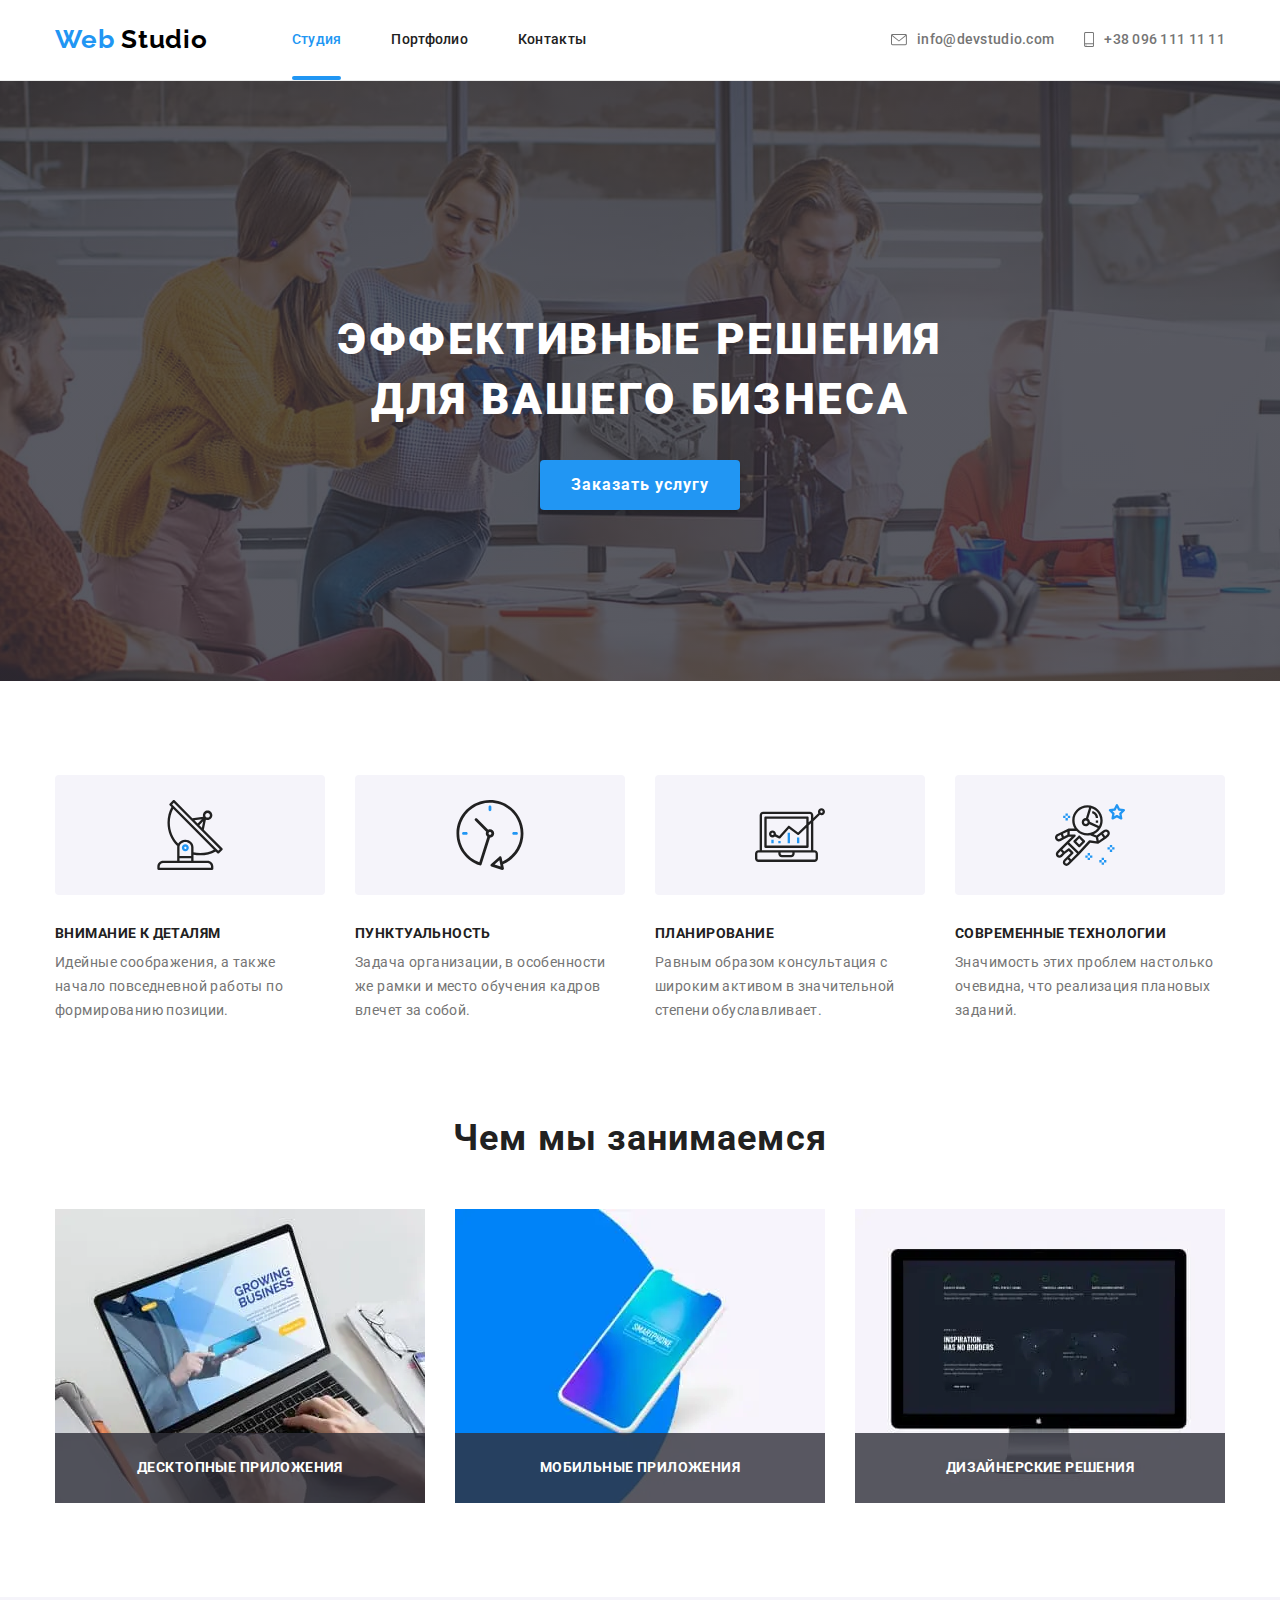
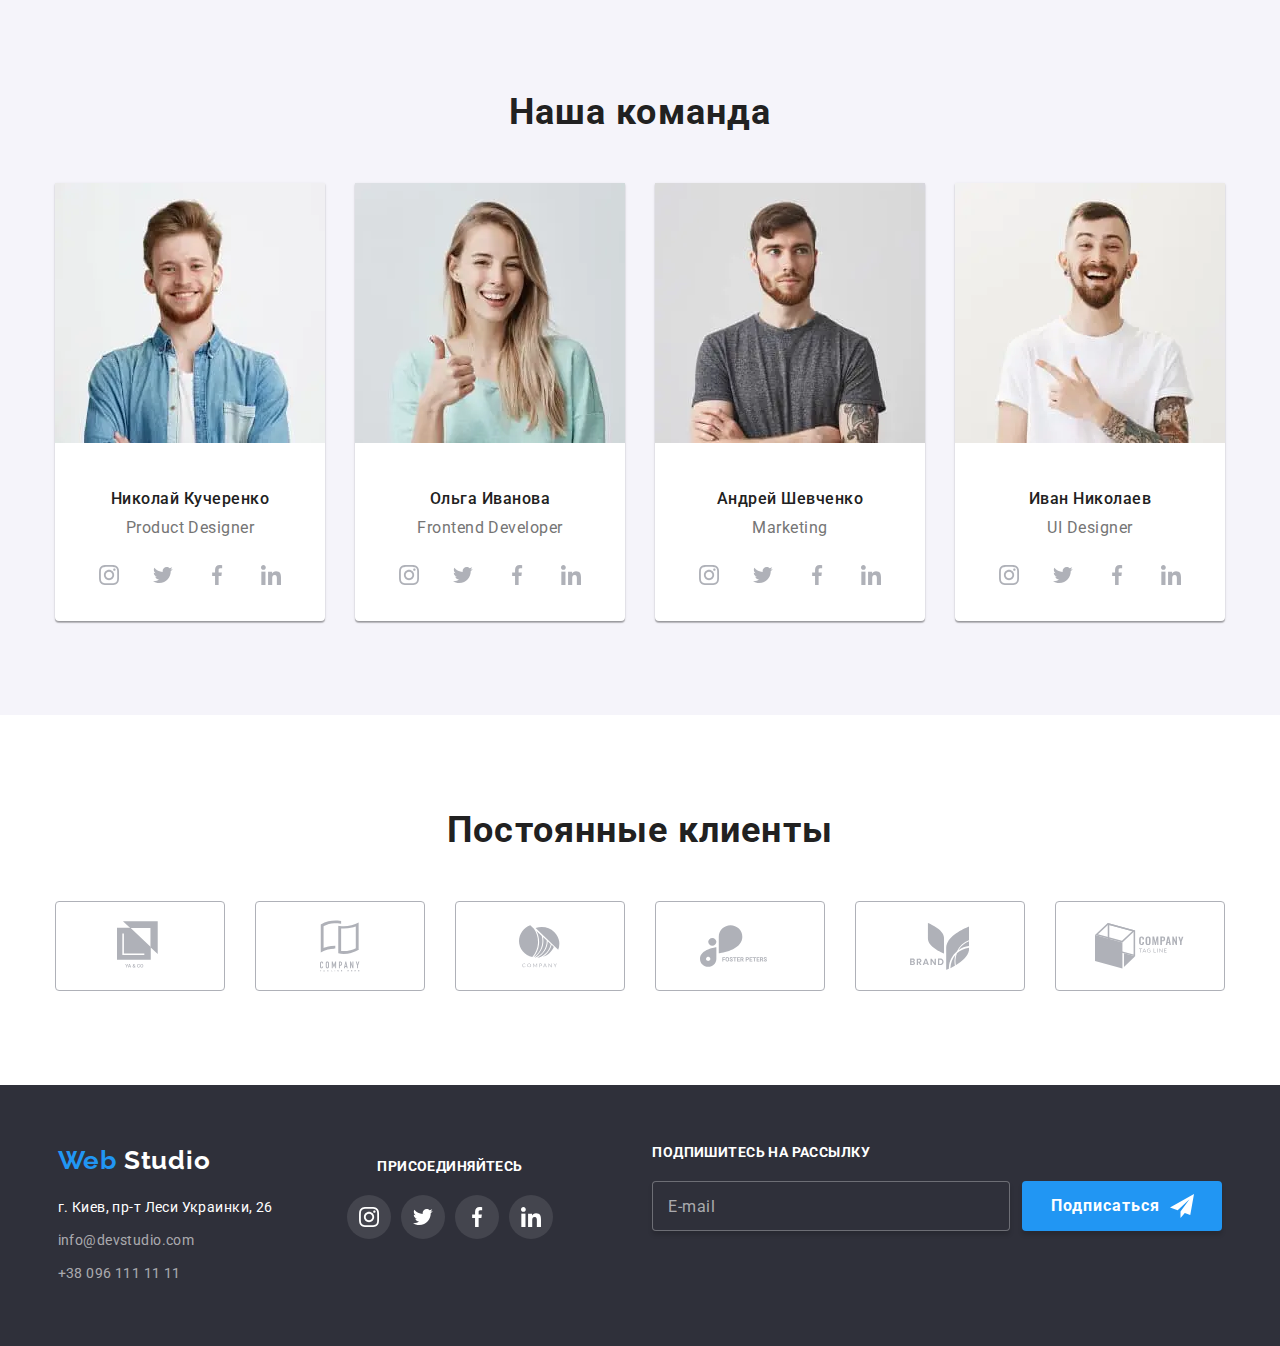
<file: index.html>
<!DOCTYPE html>
<html lang="ru">
  <head>
    <meta charset="UTF-8" />
    <meta name="viewport" content="width=device-width, initial-scale=1.0" />
    <title>Web Studio</title>
    <!-- <link
      href="https://fonts.googleapis.com/css2?family=Raleway:wght@700&family=Roboto:wght@400;500;700;900&display=swap"
      rel="stylesheet"/>
    <link rel="stylesheet" href="https://cdnjs.cloudflare.com/ajax/libs/modern-normalize/0.6.0/modern-normalize.min.css" /> -->
    <link rel="stylesheet" href="./css/main.min.css" />
  </head>
  <body>
    <!--page-header-->
    <header class="main-header">
      <div class="page-header container">
        <!--page-nav-->

        <nav class="page-nav">
          <a class="logo" href="./index.html">
            Web <span class="logo-header">Studio</span>
          </a>
  
          
  
          <div class="nav-menu" id="nav-menu" data-menu>
                      
            <ul class="page-nav-list">
              <li class="page-nav-item"><a class="page-nav-link active" href="./index.html">Студия</a></li>
              <li class="page-nav-item"><a class="page-nav-link" href="./portfolio.html">Портфолио</a></li>
              <li class="page-nav-item"><a class="page-nav-link" href="#">Контакты</a></li>
            </ul>
    
            
            <!--Contacts-->
            <ul class="nav-contacts">
              <li class="nav-contacts-item">            
                <a class="nav-contacts-link" href="mailto:info@devstudio.com"> 
                  <svg class="nav-contacts-icon" width="16" height="12">
                    <use href="./images/sprite-icon.svg#icon-envelope" ></use>
                  </svg>info@devstudio.com
                </a>
              </li>
              <li class="nav-contacts-item"><a class="nav-contacts-link" href="tel:+380961111111">
                <svg class="nav-contacts-icon" width="10" height="15">
                  <use href="./images/sprite-icon.svg#icon-smartphone"></use>
                </svg>+38 096 111 11 11</a>
              </li>
            </ul>
          </div>
          <button
            type="button"
            class="menu-button"
            aria-expanded="false"
            aria-controls="nav-menu"
            data-menu-button
            >
            <svg
              width="40"
              height="40"
              aria-label="Переключатель мобильного меню"
            >
            <use class="icon-menu" href="./images/sprite-icon.svg#icon-menu"></use>
            <use class="icon-cross" href="./images/sprite-icon.svg#icon-cross"></use>
              
            </svg>
         </button>
        </nav>
      </div>

    </header>

    <main>
      <!--page-hero-->
      <section class="page-hero hero-background">
        <div class="container">
          <h1 class="hero-title">эффективные решения <br> для вашего бизнеса</h1>         
          <button class="button" data-modal-open>Заказать услугу</button>
        </div>
      </section>

      <!--features-->
      <section class="section">
        <div class="container">
          <h2 class="section-title visually-hidden">Особенности нашей компании</h2>
          <ul class="features-list">
            <li class="features-item">
              <div class="features-box">
                <svg class="features-icon">
                  <use href="./images/sprite-icon.svg#icon-antenna_1" width="70" height="70"></use>
                </svg>

              </div>
              
              <h3 class="features-item-title">Внимание к деталям</h3>
              <p class="features-dicription">
                Идейные соображения, а также начало повседневной работы по формированию позиции.
              </p>
            </li>

            <li class="features-item">
              <div class="features-box">
                <svg class="features-icon" >
                  <use href="./images/sprite-icon.svg#icon-clock_1" width="70" height="70"></use>
                </svg>  
              </div>            
              <h3 class="features-item-title">Пунктуальность</h3>
              <p class="features-dicription">
                Задача организации, в особенности же рамки и место обучения кадров влечет за собой.
              </p>
            </li>

            <li class="features-item">
              <div class="features-box">
                <svg class="features-icon" >
                  <use href="./images/sprite-icon.svg#icon-diagram_1" width="70" height="70"></use>
                </svg>
              </div>
              <h3 class="features-item-title">Планирование</h3>
              <p class="features-dicription">
                Равным образом консультация с широким активом в значительной степени обуславливает.
              </p>
            </li>

            <li class="features-item">
              <div class="features-box">
                <svg class="features-icon" >
                  <use href="./images/sprite-icon.svg#icon-astronaut_1" width="70" height="70"></use>
                </svg>
              </div>
              <h3 class="features-item-title">Современные технологии</h3>
              <p class="features-dicription">
                Значимость этих проблем настолько очевидна, что реализация плановых заданий.
              </p>
            </li>
         </ul>

        </div>
      </section>

      <!--What are we doing-->
      <section class="our-works-main section">
        <div class="our-works container">
            <h2 class="section-title">Чем мы занимаемся</h2>
            <ul class="works-list">
              <li class="works-item">
                <picture>

                  <source
                      srcset="
                      ./images/Desktop-applications.webp 1x,
                      ./images/Desktop-applications@2x.webp 2x                       
                      "
                      type="image/webp"
                    />
                  <img                  
                    srcset="
                      ./images/Desktop-applications.jpg 1x,
                      ./images/Desktop-applications@2x.jpg 2x                   
                    "
                    src="./images/Desktop-applications.jpg" 
                    alt="Ноутбук" width="370" height="294"
                  />

                </picture>
                
                <p class="our-working-label">Десктопные приложения</p>
              </li>

              <li class="works-item">
                <picture>

                  <source
                      srcset="
                      ./images/Mobile-applications.webp 1x,
                      ./images/Mobile-applications@2x.webp 2x                       
                      "
                      type="image/webp"
                    />
                  <img                  
                    srcset="
                      ./images/Mobile-applications.jpg 1x,
                      ./images/Mobile-applications@2x.jpg 2x                   
                    "
                    src="./images/Mobile-applications.jpg" 
                    alt="Смартфон" width="370" height="294"
                  />

                </picture>
                
                <p class="our-working-label">Мобильные приложения</p>
              </li>

              <li class="works-item">
                <picture>

                  <source
                      srcset="
                      ./images/Design-solutions.webp 1x,
                      ./images/Design-solutions@2x.webp 2x                       
                      "
                      type="image/webp"
                    />
                  <img                  
                    srcset="
                      ./images/Design-solutions.jpg 1x,
                      ./images/Design-solutions@2x.jpg 2x                   
                    "
                    src="./images/Design-solutions.jpg" 
                    alt="Монитор" width="370" height="294"
                  />

                </picture>
                
                <p class="our-working-label">Дизайнерские решения</p>
              </li>

            </ul>
        </div>
        
      </section>

      <!--Our-Team-->
      <section class="our-team-main section">
        <div class="our-team container">
          <h2 class="section-title">Наша команда</h2>
          <ul class="our-team-list">
            <li class="our-team-item">
              <picture>               

                <source
                  srcset="./images/Nikolay-Kucherenko.webp 1x,
                  ./images/Nikolay-Kucherenko@2x.webp 2x" 
                  
                  media="(min-width: 1200px)"
                  type="image/webp"
                />

                <source
                  srcset="./images/Nikolay-Kucherenko-tab.webp 1x,
                  ./images/Nikolay-Kucherenko-tab@2x.webp 2x"
                  
                  media="(min-width: 768px) "
                  type="image/webp"
                />
                <source
                  srcset="./images/Nikolay-Kucherenko-mob.webp 1x,
                  ./images/Nikolay-Kucherenko-mob@2x.webp 2x" 
                  media="(max-width: 767px)"
                  type="image/webp"
                />
                <source
                  srcset="./images/Nikolay-Kucherenko.jpg 1x,
                  ./images/Nikolay-Kucherenko@2x.jpg 2x"
                    media="(min-width: 1200px)
                  "
                  type="image/jpg"
                />

                <source
                  srcset="./images/Nikolay-Kucherenko-tab.jpg 1x,
                  ./images/Nikolay-Kucherenko-tab@2x.jpg 2x"
                    media="(min-width: 768px)
                  "
                  type="image/jpg"
                />
                <source
                  srcset="./images/Nikolay-Kucherenko-mob.jpg 1x,
                  ./images/Nikolay-Kucherenko-mob@2x.jpg 2x" 
                  media="(max-width: 767px)"
                  type="image/jpg"
                />
          
                <img class="member-photo"
                  srcset="./images/Nikolay-Kucherenko.jpg 1x,
                        ./images/Nikolay-Kucherenko@2x.jpg 2x,
                        ./images/Nikolay-Kucherenko@3x.jpg 3x,
                        ./images/Nikolay-Kucherenko@4x.jpg 4x                    
                        "
                                      
                  src="./images/Nikolay-Kucherenko.jpg"
                  alt="Николай Кучеренко"
                  
                />
              </picture>
              
              <div class="team-label">
                <h3 class="teams-member">Николай Кучеренко</h3>
                <p class="occupations">Product Designer</p>
                <ul class="social-list">
                  <li class="social-item">
                    <a class="social-link" href="#" aria-label="instagram">
                      <svg class="member-social-icon" width="20" height="20">
                      <use href="./images/sprite-icon.svg#icon-instagram" ></use>
                      </svg>
                    </a>
                  </li>
                  <li class="social-item">
                    <a class="social-link" href="#" aria-label="twitter"> 
                      <svg class="member-social-icon" width="20" height="20">
                        <use href="./images/sprite-icon.svg#icon-twitter" ></use>
                      </svg> 
                    </a>
                  </li>
                  <li class="social-item">
                    <a class="social-link" href="#" aria-label="facebook"> 
                      <svg class="member-social-icon" width="20" height="20">
                        <use href="./images/sprite-icon.svg#icon-facebook" ></use>
                      </svg>
                    </a>
                  </li>
                  <li class="social-item">
                    <a class="social-link" href="#" aria-label="linkedin">
                      <svg class="member-social-icon" width="20" height="20">
                      <use href="./images/sprite-icon.svg#icon-linkedin" ></use>
                      </svg>
                    </a>
                  </li>
                </ul>
              </div>
            </li>

            <li class="our-team-item">

              <picture>

                <source
                  srcset="
                  ./images/Olga-Ivanova-mob.webp 1x,
                  ./images/Olga-Ivanova-mob@2x.webp 2x" 
                  media="(max-width: 767px)"
                  type="image/webp"
                />

                <source
                  srcset="
                  ./images/Olga-Ivanova.webp 1x,
                  ./images/Olga-Ivanova@2x.webp 2x"
                    media="(min-width: 1200px)"
                  type="image/webp"
                />

                <source
                  srcset="
                  ./images/Olga-Ivanova-tab.webp 1x,
                  ./images/Olga-Ivanova-tab@2x.webp 2x"
                    media="(min-width: 768px)
                  "
                  type="image/webp"
                />

                <source
                  srcset="./images/Olga-Ivanova-mob.jpg 1x,
                  ./images/Olga-Ivanova-mob@2x.jpg 2x" 
                  media="(max-width: 767px)"
                  type="image/jpg"
                />

                <source
                  srcset="./images/Olga-Ivanova.jpg 1x,
                  ./images/Olga-Ivanova@2x.jpg 2x"
                    media="(min-width: 1200px)"
                  type="image/jpg"
                />

                <source
                  srcset="./images/Olga-Ivanova-tab.jpg 1x,
                  ./images/Olga-Ivanova-tab@2x.jpg 2x"
                    media="(min-width: 768px)
                  "
                  type="image/jpg"
                />

          
                <img class="member-photo"
                  srcset="./images/Olga-Ivanova.jpg 1x,
                  ./images/Olga-Ivanova@2x.jpg 2x,
                  ./images/Olga-Ivanova@3x.jpg 3x,
                  ./images/Olga-Ivanova@4x.jpg 4x                    
                  "                 
                  src="./images/Olga-Ivanova.jpg"
                  alt="Ольга Иванова"
                  
                />
              </picture>
              <!-- <img class="member-photo" src="./images/Olga-Ivanova.jpg" alt="Ольга Иванова" width="270" height="260" /> -->
              <div class="team-label">
                <h3 class="teams-member">Ольга Иванова</h3>
                <p class="occupations">Frontend Developer</p>
                <ul class="social-list">
                  <li class="social-item">
                    <a class="social-link" href="#" aria-label="instagram">
                      <svg class="social-member-social-icon" width="20" height="20">
                      <use href="./images/sprite-icon.svg#icon-instagram" ></use>
                      </svg>
                    </a>
                  </li>
                  <li class="social-item">
                    <a class="social-link" href="#" aria-label="twitter"> 
                      <svg class="member-social-icon" width="20" height="20">
                        <use href="./images/sprite-icon.svg#icon-twitter" ></use>
                      </svg> 
                    </a>
                  </li>
                  <li class="social-item">
                    <a class="social-link" href="#" aria-label="facebook"> 
                      <svg class="member-social-icon" width="20" height="20">
                        <use href="./images/sprite-icon.svg#icon-facebook" ></use>
                      </svg>
                    </a>
                  </li>
                  <li class="social-item">
                    <a class="social-link" href="#" aria-label="linkedin">
                      <svg class="member-social-icon" width="20" height="20">
                      <use href="./images/sprite-icon.svg#icon-linkedin" ></use>
                      </svg>
                    </a>
                  </li>
                </ul>
              </div>
            </li>

            <li class="our-team-item">
              <picture>

                <source
                  srcset="
                  ./images/Andrey-Shevchenko-mob.webp 1x,
                  ./images/Andrey-Shevchenko-mob@2x.webp 2x" 
                  media="(max-width: 767px)"
                  type="image/webp"
                />

                <source
                  srcset="
                  ./images/Andrey-Shevchenko.webp 1x,
                  ./images/Andrey-Shevchenko@2x.webp 2x"
                    media="(min-width: 1200px)
                  "
                  type="image/webp"
                />

                <source
                  srcset="
                  ./images/Andrey-Shevchenko-tab.webp 1x,
                  ./images/Andrey-Shevchenko-tab@2x.webp 2x"
                    media="(min-width: 768px)
                  "
                  type="image/webp"
                />
                <source
                  srcset="./images/Andrey-Shevchenko-mob.jpg 1x,
                  ./images/Andrey-Shevchenko-mob@2x.jpg 2x" 
                  media="(max-width: 767px)"
                  type="image/jpg"
                />

                <source
                  srcset="./images/Andrey-Shevchenko.jpg 1x,
                  ./images/Andrey-Shevchenko@2x.jpg 2x"
                    media="(min-width: 1200px)
                  "
                  type="image/jpg"
                />

                <source
                  srcset="./images/Andrey-Shevchenko-tab.jpg 1x,
                  ./images/Andrey-Shevchenko-tab@2x.jpg 2x"
                    media="(min-width: 768px)
                  "
                  type="image/jpg"
                />

          
                <img class="member-photo"
                  srcset="./images/Andrey-Shevchenko.jpg 1x,
                  ./images/Andrey-Shevchenko@2x.jpg 2x,
                  ./images/Andrey-Shevchenko@3x.jpg 3x,
                  ./images/Andrey-Shevchenko@4x.jpg 4x                    
                  "    
                 
                  src="./images/Andrey-Shevchenko.jpg"
                  alt="Андрей Шевченко"
                  
                />
              </picture>
              
              <div class="team-label">
                <h3 class="teams-member">Андрей Шевченко</h3>
                <p class="occupations">Marketing</p>
                <ul class="social-list">
                  <li class="social-item">
                    <a class="social-link" href="#" aria-label="instagram">
                      <svg class="member-social-icon" width="20" height="20">
                      <use href="./images/sprite-icon.svg#icon-instagram" ></use>
                      </svg>
                    </a>
                  </li>
                  <li class="social-item">
                    <a class="social-link" href="#" aria-label="twitter"> 
                      <svg class="member-social-icon" width="20" height="20">
                        <use href="./images/sprite-icon.svg#icon-twitter" ></use>
                      </svg> 
                    </a>
                  </li>
                  <li class="social-item">
                    <a class="social-link" href="#" aria-label="facebook"> 
                      <svg class="member-social-icon" width="20" height="20">
                        <use href="./images/sprite-icon.svg#icon-facebook" ></use>
                      </svg>
                    </a>
                  </li>
                  <li class="social-item">
                    <a class="social-link" href="#" aria-label="linkedin">
                      <svg class="member-social-icon" width="20" height="20">
                      <use href="./images/sprite-icon.svg#icon-linkedin" ></use>
                      </svg>
                    </a>
                  </li>
                </ul>
              </div>
            </li>

            <li class="our-team-item">
              <picture>

                <source
                  srcset="
                  ./images/Ivan-Nikolaev-mob.webp 1x,
                  ./images/Ivan-Nikolaev-mob@2x.webp 2x" 
                  media="(max-width: 767px)"
                  type="image/webp"
                />

                <source
                  srcset="
                  ./images/Ivan-Nikolaev.webp 1x,
                  ./images/Ivan-Nikolaev@2x.webp 2x"
                    media="(min-width: 1200px)
                  "
                  type="image/webp"
                />

                <source
                  srcset="
                  ./images/Ivan-Nikolaev-tab.webp 1x,
                  ./images/Ivan-Nikolaev-tab@2x.webp 2x"
                    media="(min-width: 768px)
                  "
                  type="image/webp"
                />

                <source
                  srcset="./images/Ivan-Nikolaev-mob.jpg 1x,
                  ./images/Ivan-Nikolaev-mob@2x.jpg 2x" 
                  media="(max-width: 767px)"
                  type="image/jpg"
                />

                <source
                  srcset="./images/Ivan-Nikolaev.jpg 1x,
                  ./images/Ivan-Nikolaev@2x.jpg 2x"
                    media="(min-width: 1200px)
                  "
                  type="image/jpg"
                />

                <source
                  srcset="./images/Ivan-Nikolaev-tab.jpg 1x,
                  ./images/Ivan-Nikolaev-tab@2x.jpg 2x"
                    media="(min-width: 768px)
                  "
                  type="image/jpg"
                />

                
          
                <img class="member-photo"
                  srcset="./images/Ivan-Nikolaev.jpg 1x,
                  ./images/Ivan-Nikolaev@2x.jpg 2x,
                  ./images/Ivan-Nikolaev@3x.jpg 3x,
                  ./images/Ivan-Nikolaev@4x.jpg 4x                    
                  " 
                 
                  src="./images/Ivan-Nikolaev.jpg"
                  alt="Иван Николаев"
                  
                />
              </picture>
             
              <div class="team-label">
                <h3 class="teams-member">Иван Николаев</h3>
                <p class="occupations">UI Designer</p>
                <ul class="social-list">
                  <li class="social-item">
                    <a class="social-link" href="#" aria-label="instagram">
                      <svg class="member-social-icon" width="20" height="20">
                      <use href="./images/sprite-icon.svg#icon-instagram" ></use>
                      </svg>
                    </a>
                  </li>
                  <li class="social-item">
                    <a class="social-link" href="#" aria-label="twitter"> 
                      <svg class="member-social-icon" width="20" height="20">
                        <use href="./images/sprite-icon.svg#icon-twitter" ></use>
                      </svg> 
                    </a>
                  </li>
                  <li class="social-item">
                    <a class="social-link" href="#" aria-label="facebook"> 
                      <svg class="member-social-icon" width="20" height="20">
                        <use href="./images/sprite-icon.svg#icon-facebook" ></use>
                      </svg>
                    </a>
                  </li>
                  <li class="social-item">
                    <a class="social-link" href="#" aria-label="linkedin">
                      <svg class="member-social-icon" width="20" height="20">
                      <use href="./images/sprite-icon.svg#icon-linkedin" ></use>
                      </svg>
                    </a>
                  </li>
                </ul>
              </div>
            </li>
            
          </ul>
        </div>
      </section>

      <!--customers-->
      <section class="customers section">
       <div class="container">
        <h2 class="section-title">Постоянные клиенты</h2>
        <ul class="customers-list">
          <li  class="customers-item">
            <a class="customers-link" href="#" aria-label="Client_1">
              <svg class="customers-icon"  width="45" height="50">
                <use href="./images/sprite-icon.svg#icon-Client_1" ></use>
              </svg>
            </a>
          </li>
          <li  class="customers-item">
            <a class="customers-link" href="#" aria-label="Client_2">
              <svg class="customers-icon"  width="40" height="52">
                <use href="./images/sprite-icon.svg#icon-Client_2" ></use>
              </svg>
            </a>
          </li>
          <li  class="customers-item">
            <a class="customers-link" href="#" aria-label="Client_3">
              <svg class="customers-icon"  width="41" height="43">
                <use href="./images/sprite-icon.svg#icon-Client_3" ></use>
              </svg>
            </a>
          </li>
          <li  class="customers-item">
            <a class="customers-link" href="#" aria-label="Client_4">
              <svg class="customers-icon"  width="80" height="43">
                <use href="./images/sprite-icon.svg#icon-Client_4" ></use>
              </svg>
            </a>
          </li>
          <li  class="customers-item">
            <a class="customers-link" href="#" aria-label="Client_5">
              <svg class="customers-icon"  width="59" height="47">
                <use href="./images/sprite-icon.svg#icon-Client_5" ></use>
              </svg>
            </a>
          </li>
          <li  class="customers-item">
            <a class="customers-link" href="#" aria-label="Client_6">
              <svg class="customers-icon"  width="89" height="46">
                <use href="./images/sprite-icon.svg#icon-Client_6" ></use>
              </svg>
            </a>
          </li>
        </ul>
       </div>
      </section>
    </main>

    <!--page-footer-->
    <footer class="footer-section">

      <div class="page-footer container">
             
        
            <!--footer-contacts-->

          <div class="footer-contacts">
            <a class="logo" href="./index.html">
              Web <span class="logo-footer">Studio</span>
            </a>
            <address>
              <p class="footer-address">г. Киев, пр-т Леси Украинки, 26</p>
              <ul class="footer-contacts-list">
                <li><a class="footer-mail" href="mailto:info@devstudio.com">info@devstudio.com</a></li>
                <li><a class="footer-tel" href="tel:+380961111111">+38 096 111 11 11</a></li>
              </ul>
            </address>
          </div>

          <!--footer-socials-->
          <div class="footer-join">
            <h3 class="join">присоединяйтесь</h3>
            <ul class="footer-socials-list">            
              <li class="footer-socials-item">
                <a class="footer-socials-link" href="#" aria-label="instagram">
                  <svg class="footer-social-icon" width="20" height="20">
                    <use href="./images/sprite-icon.svg#icon-instagram" ></use>
                  </svg>
                </a>
              </li>
              <li class="footer-socials-item">
                <a class="footer-socials-link" href="#" aria-label="twitter"> 
                  <svg class="footer-social-icon" width="20" height="20">
                    <use href="./images/sprite-icon.svg#icon-twitter" ></use>
                  </svg> 
                </a>
              </li>
              <li class="footer-socials-item">
                <a class="footer-socials-link" href="#" aria-label="facebook"> 
                  <svg class="footer-social-icon" width="20" height="20">
                    <use href="./images/sprite-icon.svg#icon-facebook" ></use>
                  </svg>
                </a>
              </li>
              <li class="footer-socials-item">
                <a class="footer-socials-link" href="#" aria-label="linkedin">
                  <svg class="footer-social-icon" width="20" height="20">
                    <use href="./images/sprite-icon.svg#icon-linkedin" ></use>
                  </svg>
                </a>
              </li>
              
            </ul>
          </div>
       

        <!--footer-form-subscribe-->
        <form class="form-subscribe">
          <p class="subscribe">Подпишитесь на рассылку</p>
          <!-- <label class="subscribe-wrapper">
            <input class="subscribe-mail" type="email" name="mail" id="subscribe-mail" placeholder="E-mail" >

          </label> -->
          <div class="subscribe-wrapper">
            <input class="subscribe-mail" type="email" name="mail" id="subscribe-mail" placeholder="E-mail" >
            <button class="button" type="submit">Подписаться</button>
          </div>
          

        </form>
       
      </div>      

    </footer>

    <!-- form-modal -->

    <div class="backdrop is-hidden" data-modal>
      <div class="modal-wrapper">
        <div class="modal">       
        
          <form class="form-modal">   
            <button class="button-close-form" data-modal-close>
              <svg class="icon-close" width="18" height="18">
                <use href="./images/sprite-icon.svg#icon-close-black"></use>
              </svg>
            </button>       
  
            <p class="form-title">Оставьте свои данные, мы вам перезвоним</p>
  
            <div class="form-field">            
              <input class="form-input" type="text" name="name" id="name" placeholder=" ">   
              <label for="name" class="forms-label">Имя</label>  
              <svg class="form-icon" width="18" height="18">
                <use href="./images/sprite-icon.svg#icon-person" ></use>
              </svg>        
            </div>
            <div class="form-field">            
              <input class="form-input" type="tel" name="tel" id="tel" placeholder=" ">    
              <label for="tel" class="forms-label">Телефон</label> 
              <svg class="form-icon" width="18" height="18">
                <use href="./images/sprite-icon.svg#icon-phone" ></use>
              </svg>       
            </div>
            <div class="form-field">            
              <input class="form-input" type="email" name="mail" id="mail" placeholder=" ">    
              <label for="mail" class="forms-label">Почта</label>    
              <svg class="form-icon" width="18" height="18">
                <use href="./images/sprite-icon.svg#icon-mail-black" ></use>
              </svg>    
            </div>
  
            <div class="form-coment">
              <textarea class="coment" name="coment" id="coment"  rows="10" placeholder=" "></textarea>
              <label for="coment" class="forms-label">Комментарий</label>
            </div>         
              
            <div class="form-agreement">
              <input class="checkbox visually-hidden" type="checkbox" name="agreement" value="agree" id="checkbox-agree" />
              <label for="checkbox-agree" class="agreements-label">
                Соглашаюсь с рассылкой и принимаю <a href="#">Условия договора</a>    
              </label> 
            </div>
              
            
  
            <button class="button" type="submit">Отправить</button>          
  
          </form>
          
  
        </div>
      </div>

    </div>

    <script src="./js/menu.js"></script>
    <script src="./js/modal.js"></script> 

    

  </body>
</html>
</file>
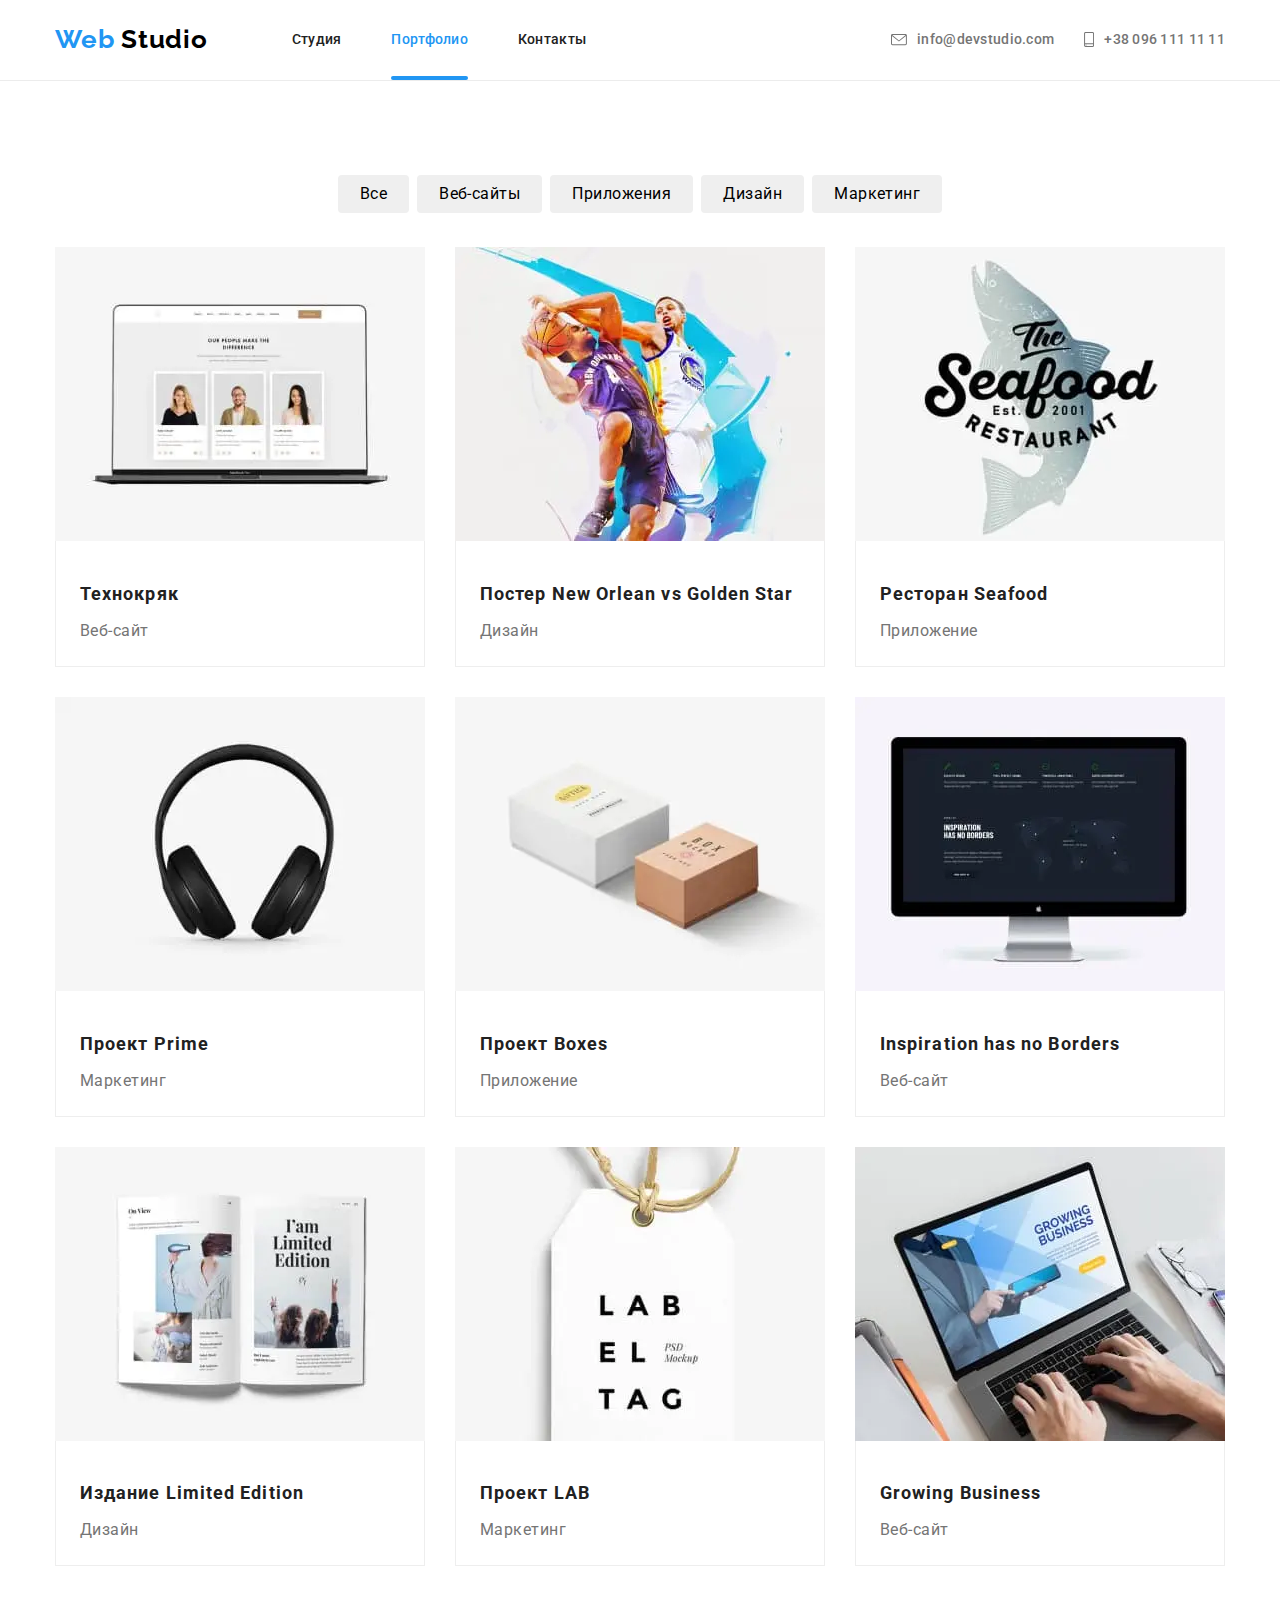
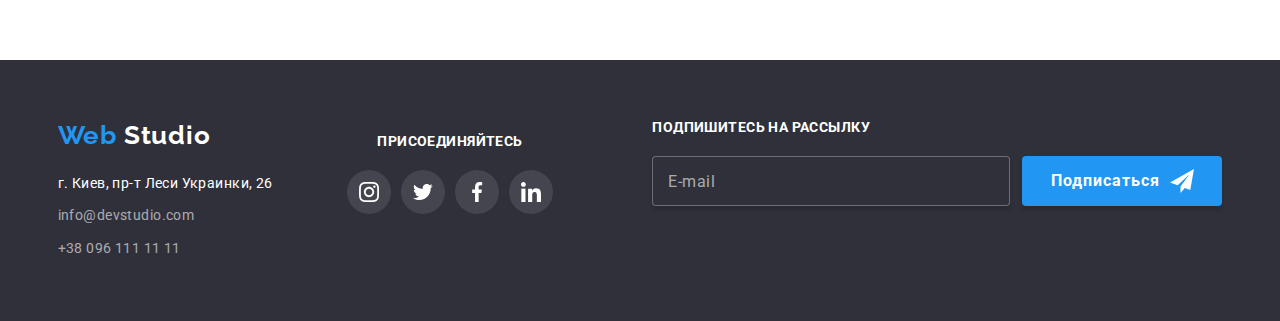
<file: portfolio.html>
<!DOCTYPE html>
<html lang="ru">
  <head>
    <meta charset="UTF-8" />
    <meta name="viewport" content="width=device-width, initial-scale=1.0" />
    <title>Portfolio</title>
    <!-- <link
      href="https://fonts.googleapis.com/css2?family=Raleway:wght@700&family=Roboto:wght@400;500;700&display=swap"
      rel="stylesheet"/>
    <link rel="stylesheet" href="https://cdnjs.cloudflare.com/ajax/libs/modern-normalize/0.6.0/modern-normalize.min.css" /> -->
    <link rel="stylesheet" href="./css/main.min.css" />
  </head>
  <body>
    <!--page-header-->
    <header class="main-header">
      <div class="page-header container">
        <!--page-nav-->

        <nav class="page-nav">
          <a class="logo" href="./index.html">
            Web <span class="logo-header">Studio</span>
          </a>
  
          <button
            type="button"
            class="menu-button"
            aria-expanded="false"
            aria-controls="nav-menu"
            data-menu-button
            >
            <svg
              width="40"
              height="40"
              aria-label="Переключатель мобильного меню"
            >
            <use class="icon-menu" href="./images/sprite-icon.svg#icon-menu"></use>
            <use class="icon-cross" href="./images/sprite-icon.svg#icon-cross"></use>
              
            </svg>
         </button>
  
          <div class="nav-menu" id="nav-menu" data-menu>
                      
            <ul class="page-nav-list">
              <li class="page-nav-item "><a class="page-nav-link " href="./index.html">Студия</a></li>
              <li class="page-nav-item"><a class="page-nav-link active" href="./portfolio.html">Портфолио</a></li>
              <li class="page-nav-item"><a class="page-nav-link" href="#">Контакты</a></li>
            </ul>
    
            
            <!--Contacts-->
            <ul class="nav-contacts">
              <li class="nav-contacts-item">            
                <a class="nav-contacts-link" href="mailto:info@devstudio.com"> 
                  <svg class="nav-contacts-icon" width="16" height="12">
                    <use href="./images/sprite-icon.svg#icon-envelope" ></use>
                  </svg>info@devstudio.com
                </a>
              </li>
              <li class="nav-contacts-item"><a class="nav-contacts-link" href="tel:+380961111111">
                <svg class="nav-contacts-icon" width="10" height="15">
                  <use href="./images/sprite-icon.svg#icon-smartphone"></use>
                </svg>+38 096 111 11 11</a>
              </li>
            </ul>
          </div>
        </nav>
      </div>

    </header>

    <main>
      <!-- page-portfolio -->
      <section class="page-portfolio section">
        <div class="container">
          <h1 class="section-title visually-hidden">Наши проекты</h1>
          <!-- portfolio-filters -->
          <ul class="filters-list">
            <li class="filters-item"><button class="filters-button" type="button">Все</button></li>
            <li class="filters-item"><button class="filters-button" type="button">Веб-сайты</button></li>
            <li class="filters-item"><button class="filters-button" type="button">Приложения</button></li>
            <li class="filters-item"><button class="filters-button" type="button">Дизайн</button></li>
            <li class="filters-item"><button class="filters-button" type="button">Маркетинг</button></li>
          </ul>
  
          <!--project-portfolio -->
  
          <ul class="projects-list">
            <li class="projects-item">
              <a class="projects-link" href="#">
                <div class="projects-overlay">
                  <picture>
                    <source
                    srcset="
                    ./images/project-1-mob.webp 1x,
                    ./images/project-1-mob@2x.webp 2x" 
                    media="(max-width: 767px)"
                    type="image/webp"
                  />
  
                  <source
                    srcset="
                    ./images/project-1.webp 1x,
                    ./images/project-1@2x.webp 2x"
                      media="(min-width: 1200px)
                    "
                    type="image/webp"
                  />
  
                  <source
                    srcset="
                    ./images/project-1-tab.webp 1x,
                    ./images/project-1-tab@2x.webp 2x"
                      media="(min-width: 768px)
                    "
                    type="image/webp"
                  />

                  <source
                    srcset="
                    ./images/project-1-mob.jpg 1x,
                    ./images/project-1-mob@2x.jpg 2x" 
                    media="(max-width: 767px)"
                    type="image/jpg"
                  />
  
                  <source
                    srcset="
                    ./images/project-1.jpg 1x,
                    ./images/project-1@2x.jpg 2x"
                      media="(min-width: 1200px)
                    "
                    type="image/jpg"
                  />
  
                  <source
                    srcset=" 
                    ./images/project-1-tab.jpg 1x,
                    ./images/project-1-tab@2x.jpg 2x"
                      media="(min-width: 768px)
                    "
                    type="image/jpg"
                  />

                    <img
                    srcset="
                      ./images/project-1.jpg 480w,
                      ./images/project-1@2x.jpg 768w,
                      ./images/project-1@3x.jpg 1200w                    
                      "

                    class="projects-image" src="./images/project-1.jpg" 
                    alt="экран ноутбука с карточками людей"  
                    sizes="(min-width: 1200px) 33.333vw, (min-width: 768px) 50vw,  100vw"/>
                  </picture>
                  
                  <p class="project-description">
                    Технокряк это современная площадка распространения коронавируса. Компании используют
                    эту платформу для цифрового шпионажа и атак на защищённые сервера конкурентов.
                  </p>
                </div>                
                <div class="projects-label">
                  <h2 class="project-title">Технокряк</h2>
                  <p class="projects-type">Веб-сайт</p>
                </div>
              </a>
            </li>
  
            <li class="projects-item">
              <a class="projects-link" href="#">              
                <div class="projects-overlay">
                  <picture>
                    <source
                    srcset="
                    ./images/project-2-mob.webp 1x,
                    ./images/project-2-mob@2x.webp 2x" 
                    media="(max-width: 767px)"
                    type="image/webp"
                  />
  
                  <source
                    srcset="
                    ./images/project-2.webp 1x,
                    ./images/project-2@2x.webp 2x"
                      media="(min-width: 1200px)
                    "
                    type="image/webp"
                  />
  
                  <source
                    srcset="
                    ./images/project-2-tab.webp 1x,
                    ./images/project-2-tab@2x.webp 2x"
                      media="(min-width: 768px)
                    "
                    type="image/webp"
                  />

                  <source
                  srcset="
                  ./images/project-2-mob.jpg 1x,
                  ./images/project-2-mob@2x.jpg 2x" 
                  media="(max-width: 767px)"
                  type="image/jpg"
                />

                <source
                  srcset=" 
                  ./images/project-2.jpg 1x,
                  ./images/project-2@2x.jpg 2x"
                    media="(min-width: 1200px)
                  "
                  type="image/jpg"
                />

                <source
                  srcset="
                  ./images/project-2-tab.jpg 1x,
                  ./images/project-2-tab@2x.jpg 2x"
                    media="(min-width: 768px)
                  "
                  type="image/jpg"
                />
                    <img
                    srcset="
                      ./images/project-2.jpg 480w,
                      ./images/project-2@2x.jpg 768w,
                      ./images/project-2@3x.jpg 1200w                    
                      "

                    class="projects-image" src="./images/project-2.jpg" 
                    alt="два баскетболиста"  
                    sizes="(min-width: 1200px) 33.333vw, (min-width: 768px) 50vw,  100vw"/>
                  </picture>
                  
                  <p class="project-description">
                    Технокряк это современная площадка распространения коронавируса. Компании используют
                    эту платформу для цифрового шпионажа и атак на защищённые сервера конкурентов.
                  </p>
                </div>
                <div class="projects-label">
                  <h2 class="project-title">Постер New Orlean vs Golden Star</h2>
                  <p class="projects-type">Дизайн</p>
                </div>
              
              </a>
            </li>
  
            <li class="projects-item">
              <a class="projects-link" href="#">              
                <div class="projects-overlay">
                  <picture>
                    <source
                    srcset="
                    ./images/project-3-mob.webp 1x,
                    ./images/project-3-mob@2x.webp 2x" 
                    media="(max-width: 767px)"
                    type="image/webp"
                  />
  
                  <source
                    srcset="
                    ./images/project-3.webp 1x,
                    ./images/project-3@2x.webp 2x"
                      media="(min-width: 1200px)
                    "
                    type="image/webp"
                  />
  
                  <source
                    srcset="
                    ./images/project-3-tab.webp 1x,
                    ./images/project-3-tab@2x.webp 2x"
                      media="(min-width: 768px)
                    "
                    type="image/webp"
                  />

                  <source
                    srcset="
                    ./images/project-3-mob.jpg 1x,
                    ./images/project-3-mob@2x.jpg 2x" 
                    media="(max-width: 767px)"
                    type="image/jpg"
                  />
  
                  <source
                    srcset=" 
                    ./images/project-3.jpg 1x,
                    ./images/project-3@2x.jpg 2x"
                      media="(min-width: 1200px)
                    "
                    type="image/jpg"
                  />
  
                  <source
                    srcset=" 
                    ./images/project-3-tab.jpg 1x,
                    ./images/project-3-tab@2x.jpg 2x"
                      media="(min-width: 768px)
                    "
                    type="image/jpg"
                  />


                    <img
                    srcset="
                      ./images/project-3.jpg 480w,
                      ./images/project-3@2x.jpg 768w,
                      ./images/project-3@3x.jpg 1200w                    
                      "

                    class="projects-image" src="./images/project-3.jpg" 
                    alt="логотип ресторана с рыбой"  
                    sizes="(min-width: 1200px) 33.333vw, (min-width: 768px) 50vw,  100vw"/>
                  </picture>
                  
                  <p class="project-description">
                    Технокряк это современная площадка распространения коронавируса. Компании используют
                    эту платформу для цифрового шпионажа и атак на защищённые сервера конкурентов.
                  </p>
                </div>
                <div class="projects-label">
                  <h2 class="project-title">Ресторан Seafood</h2>
                  <p class="projects-type">Приложение</p>
                </div>

              </a>
            </li>
  
            <li class="projects-item">
              <a class="projects-link" href="#">              
                <div class="projects-overlay">
                  <picture>
                    <source
                    srcset="
                    ./images/project-4-mob.webp 1x,
                    ./images/project-4-mob@2x.webp 2x" 
                    media="(max-width: 767px)"
                    type="image/webp"
                  />
  
                  <source
                    srcset="
                    ./images/project-4.webp 1x,
                    ./images/project-4@2x.webp 2x"
                      media="(min-width: 1200px)
                    "
                    type="image/webp"
                  />
  
                  <source
                    srcset="
                    ./images/project-4-tab.webp 1x,
                    ./images/project-4-tab@2x.webp 2x"
                      media="(min-width: 768px)
                    "
                    type="image/webp"
                  />

                  <source
                    srcset="
                    ./images/project-4-mob.jpg 1x,
                    ./images/project-4-mob@2x.jpg 2x" 
                    media="(max-width: 767px)"
                    type="image/jpg"
                  />
  
                  <source
                    srcset=" 
                    ./images/project-4.jpg 1x,
                    ./images/project-4@2x.jpg 2x"
                      media="(min-width: 1200px)
                    "
                    type="image/jpg"
                  />
  
                  <source
                    srcset="
                    ./images/project-4-tab.jpg 1x,
                    ./images/project-4-tab@2x.jpg 2x"
                      media="(min-width: 768px)
                    "
                    type="image/jpg"
                  />

                    <img
                    srcset="
                      ./images/project-4.jpg 480w,
                      ./images/project-4@2x.jpg 768w,
                      ./images/project-4@3x.jpg 1200w                    
                      "

                    class="projects-image" src="./images/project-4.jpg" 
                    alt="наушники"  
                    sizes="(min-width: 1200px) 33.333vw, (min-width: 768px) 50vw,  100vw"/>
                  </picture>
                  
                  <p class="project-description">
                    Технокряк это современная площадка распространения коронавируса. Компании используют
                    эту платформу для цифрового шпионажа и атак на защищённые сервера конкурентов.
                  </p>
                </div>
                <div class="projects-label">
                  <h2 class="project-title">Проект Prime</h2>
                  <p class="projects-type">Маркетинг</p>
                </div>
              
              </a>
            </li>
  
            <li class="projects-item">
              <a class="projects-link" href="#">              
                <div class="projects-overlay">
                  <picture>
                    <source
                    srcset="
                    ./images/project-5-mob.webp 1x,
                    ./images/project-5-mob@2x.webp 2x" 
                    media="(max-width: 767px)"
                    type="image/webp"
                  />
  
                  <source
                    srcset="
                    ./images/project-5.webp 1x,
                    ./images/project-5@2x.webp 2x"
                      media="(min-width: 1200px)
                    "
                    type="image/webp"
                  />
  
                  <source
                    srcset="
                    ./images/project-5-tab.webp 1x,
                    ./images/project-5-tab@2x.webp 2x"
                      media="(min-width: 768px)
                    "
                    type="image/webp"
                  />

                  <source
                    srcset="
                    ./images/project-5-mob.jpg 1x,
                    ./images/project-5-mob@2x.jpg 2x" 
                    media="(max-width: 767px)"
                    type="image/jpg"
                  />
  
                  <source
                    srcset=" 
                    ./images/project-5.jpg 1x,
                    ./images/project-5@2x.jpg 2x"
                      media="(min-width: 1200px)
                    "
                    type="image/jpg"
                  />
  
                  <source
                    srcset=" 
                    ./images/project-5-tab.jpg 1x,
                    ./images/project-5-tab@2x.jpg 2x"
                      media="(min-width: 768px)
                    "
                    type="image/jpg"
                  />

                    <img
                    srcset="
                      ./images/project-5.jpg 480w,
                      ./images/project-5@2x.jpg 768w,
                      ./images/project-5@3x.jpg 1200w                    
                      "

                    class="projects-image" src="./images/project-5.jpg" 
                    alt="две коробки"  
                    sizes="(min-width: 1200px) 33.333vw, (min-width: 768px) 50vw,  100vw"/>
                  </picture>
                  
                  <p class="project-description">
                    Технокряк это современная площадка распространения коронавируса. Компании используют
                    эту платформу для цифрового шпионажа и атак на защищённые сервера конкурентов.
                  </p>
                </div>
                <div class="projects-label">
                  <h2 class="project-title">Проект Boxes</h2>
                  <p class="projects-type">Приложение</p>
                </div>
              
              </a>
            </li>
  
            <li class="projects-item">
              <a class="projects-link" href="#">              
                <div class="projects-overlay">
                  <picture>
                    <source
                    srcset="
                    ./images/project-6-mob.webp 1x,
                    ./images/project-6-mob@2x.webp 2x" 
                    media="(max-width: 767px)"
                    type="image/webp"
                  />
  
                  <source
                    srcset="
                    ./images/project-6.webp 1x,
                    ./images/project-6@2x.webp 2x"
                      media="(min-width: 1200px)
                    "
                    type="image/webp"
                  />
  
                  <source
                    srcset="
                    ./images/project-6-tab.webp 1x,
                    ./images/project-6-tab@2x.webp 2x"
                      media="(min-width: 768px)
                    "
                    type="image/webp"
                  />

                  <source
                    srcset="
                    ./images/project-6-mob.jpg 1x,
                    ./images/project-6-mob@2x.jpg 2x" 
                    media="(max-width: 767px)"
                    type="image/jpg"
                  />
  
                  <source
                    srcset="
                    ./images/project-6.jpg 1x,
                    ./images/project-6@2x.jpg 2x"
                      media="(min-width: 1200px)
                    "
                    type="image/jpg"
                  />
  
                  <source
                    srcset=" 
                    ./images/project-6-tab.jpg 1x,
                    ./images/project-6-tab@2x.jpg 2x"
                      media="(min-width: 768px)
                    "
                    type="image/jpg"
                  />

                    <img
                    srcset="
                      ./images/project-6.jpg 480w,
                      ./images/project-6@2x.jpg 768w,
                      ./images/project-6@3x.jpg 1200w                    
                      "

                    class="projects-image" src="./images/project-6.jpg" 
                    alt="монитор"  
                    sizes="(min-width: 1200px) 33.333vw, (min-width: 768px) 50vw,  100vw"/>
                  </picture>
                  
                  <p class="project-description">
                    Технокряк это современная площадка распространения коронавируса. Компании используют
                    эту платформу для цифрового шпионажа и атак на защищённые сервера конкурентов.
                  </p>
                </div>
                <div class="projects-label">
                  <h2 class="project-title">Inspiration has no Borders</h2>
                  <p class="projects-type">Веб-сайт</p>
                </div>
              
              </a>
            </li>
  
            <li class="projects-item">
              <a class="projects-link" href="#">              
                <div class="projects-overlay">
                  <picture>
                    <source
                    srcset="
                    ./images/project-7-mob.webp 1x,
                    ./images/project-7-mob@2x.webp 2x" 
                    media="(max-width: 767px)"
                    type="image/webp"
                  />
  
                  <source
                    srcset="
                    ./images/project-7.webp 1x,
                    ./images/project-7@2x.webp 2x"
                      media="(min-width: 1200px)
                    "
                    type="image/webp"
                  />
  
                  <source
                    srcset="
                    ./images/project-7-tab.webp 1x,
                    ./images/project-7-tab@2x.webp 2x"
                      media="(min-width: 768px)
                    "
                    type="image/webp"
                  />

                  <source
                    srcset="
                    ./images/project-7-mob.jpg 1x,
                    ./images/project-7-mob@2x.jpg 2x" 
                    media="(max-width: 767px)"
                    type="image/jpg"
                  />
  
                  <source
                    srcset=" 
                    ./images/project-7.jpg 1x,
                    ./images/project-7@2x.jpg 2x"
                      media="(min-width: 1200px)
                    "
                    type="image/jpg"
                  />
  
                  <source
                    srcset="
                    ./images/project-7-tab.jpg 1x,
                    ./images/project-7-tab@2x.jpg 2x"
                      media="(min-width: 768px)
                    "
                    type="image/jpg"
                  />


                    <img
                    srcset="
                      ./images/project-7.jpg 480w,
                      ./images/project-7@2x.jpg 768w,
                      ./images/project-7@3x.jpg 1200w                    
                      "

                    class="projects-image" src="./images/project-7.jpg" 
                    alt="разворот книги"  
                    sizes="(min-width: 1200px) 33.333vw, (min-width: 768px) 50vw,  100vw"/>
                  </picture>
                  
                  <p class="project-description">
                    Технокряк это современная площадка распространения коронавируса. Компании используют
                    эту платформу для цифрового шпионажа и атак на защищённые сервера конкурентов.
                  </p>
                </div>
                <div class="projects-label">
                  <h2 class="project-title">Издание Limited Edition</h2>
                  <p class="projects-type">Дизайн</p>
                </div>
              
              </a>
            </li>
  
            <li class="projects-item">
              <a class="projects-link" href="#">              
                <div class="projects-overlay">
                  <picture>
                    <source
                    srcset="
                    ./images/project-8-mob.webp 1x,
                    ./images/project-8-mob@2x.webp 2x" 
                    media="(max-width: 767px)"
                    type="image/webp"
                   />
  
                  <source
                    srcset="
                    ./images/project-8.webp 1x,
                    ./images/project-8@2x.webp 2x"
                      media="(min-width: 1200px)
                    "
                    type="image/webp"
                  />
  
                  <source
                    srcset="
                    ./images/project-8-tab.webp 1x,
                    ./images/project-8-tab@2x.webp 2x"
                      media="(min-width: 768px)
                    "
                    type="image/webp"
                  />
                  <source
                  srcset="
                  ./images/project-8-mob.jpg 1x,
                  ./images/project-8-mob@2x.jpg 2x" 
                  media="(max-width: 767px)"
                  type="image/jpg"
                />

                <source
                  srcset="
                  ./images/project-8.jpg 1x,
                  ./images/project-8@2x.jpg 2x"
                    media="(min-width: 1200px)
                  "
                  type="image/jpg"
                />

                <source
                  srcset="
                  ./images/project-8-tab.jpg 1x,
                  ./images/project-8-tab@2x.jpg 2x"
                    media="(min-width: 768px)
                  "
                  type="image/jpg"
                />

                    <img
                    srcset="
                      ./images/project-8.jpg 480w,
                      ./images/project-8@2x.jpg 768w,
                      ./images/project-8@3x.jpg 1200w                    
                      "

                    class="projects-image" src="./images/project-8.jpg" 
                    alt="бирка"  
                    sizes="(min-width: 1200px) 33.333vw, (min-width: 768px) 50vw,  100vw"/>
                  </picture>
                  
                  
                  <p class="project-description">
                    Технокряк это современная площадка распространения коронавируса. Компании используют
                    эту платформу для цифрового шпионажа и атак на защищённые сервера конкурентов.
                  </p>
                </div>
                <div class="projects-label">
                  <h2 class="project-title">Проект LAB</h2>
                  <p class="projects-type">Маркетинг</p>
                </div>
              
              </a>
            </li>
  
            <li class="projects-item">
              <a class="projects-link" href="#">              
                <div class="projects-overlay">
                  <picture>
                    <source
                      srcset="
                      ./images/project-9-mob.webp 1x,
                      ./images/project-9-mob@2x.webp 2x" 
                      media="(max-width: 767px)"
                      type="image/webp"
                    />
    
                    <source
                      srcset="
                      ./images/project-9.webp 1x,
                      ./images/project-9@2x.webp 2x"
                        media="(min-width: 1200px)
                      "
                      type="image/webp"
                    />
    
                    <source
                      srcset="
                      ./images/project-9-tab.webp 1x,
                      ./images/project-9-tab@2x.webp 2x"
                        media="(min-width: 768px)
                      "
                      type="image/webp"
                    />

                    <source
                      srcset="
                      ./images/project-9-mob.jpg 1x,
                      ./images/project-9-mob@2x.jpg 2x" 
                      media="(max-width: 767px)"
                      type="image/jpg"
                    />
    
                    <source
                      srcset=" 
                      ./images/project-9.jpg 1x,
                      ./images/project-9@2x.jpg 2x"
                        media="(min-width: 1200px)
                      "
                      type="image/jpg"
                    />
    
                    <source
                      srcset="
                      ./images/project-9-tab.jpg 1x,
                      ./images/project-9-tab@2x.jpg 2x"
                        media="(min-width: 768px)
                      "
                      type="image/jpg"
                    />


                    <img
                    srcset="
                      ./images/project-9.jpg 480w,
                      ./images/project-9@2x.jpg 768w,
                      ./images/project-9@3x.jpg 1200w                    
                      "

                    class="projects-image" src="./images/project-9.jpg" 
                    alt="ноутбука"  
                    sizes="(min-width: 1200px) 33.333vw, (min-width: 768px) 50vw,  100vw"/>
                  </picture>
                  
                  <p class="project-description">
                    Технокряк это современная площадка распространения коронавируса. Компании используют
                    эту платформу для цифрового шпионажа и атак на защищённые сервера конкурентов.
                  </p>
                </div>
                <div class="projects-label">
                  <h2 class="project-title">Growing Business</h2>
                  <p class="projects-type">Веб-сайт</p>
                </div>
             
              </a>
            </li>
  
          </ul>

        </div>
       

      </section>

    </main>

    <!--page-footer-->
    <footer class="footer-section">

      <div class="page-footer container">
             
        
            <!--footer-contacts-->

          <div class="footer-contacts">
            <a class="logo" href="./index.html">
              Web <span class="logo-footer">Studio</span>
            </a>
            <address>
              <p class="footer-address">г. Киев, пр-т Леси Украинки, 26</p>
              <ul class="footer-contacts-list">
                <li><a class="footer-mail" href="mailto:info@devstudio.com">info@devstudio.com</a></li>
                <li><a class="footer-tel" href="tel:+380961111111">+38 096 111 11 11</a></li>
              </ul>
            </address>
          </div>

          <!--footer-socials-->
          <div class="footer-join">
            <h3 class="join">присоединяйтесь</h3>
            <ul class="footer-socials-list">            
              <li class="footer-socials-item">
                <a class="footer-socials-link" href="#" aria-label="instagram">
                  <svg class="footer-social-icon" width="20" height="20">
                    <use href="./images/sprite-icon.svg#icon-instagram" ></use>
                  </svg>
                </a>
              </li>
              <li class="footer-socials-item">
                <a class="footer-socials-link" href="#" aria-label="twitter"> 
                  <svg class="footer-social-icon" width="20" height="20">
                    <use href="./images/sprite-icon.svg#icon-twitter" ></use>
                  </svg> 
                </a>
              </li>
              <li class="footer-socials-item">
                <a class="footer-socials-link" href="#" aria-label="facebook"> 
                  <svg class="footer-social-icon" width="20" height="20">
                    <use href="./images/sprite-icon.svg#icon-facebook" ></use>
                  </svg>
                </a>
              </li>
              <li class="footer-socials-item">
                <a class="footer-socials-link" href="#" aria-label="linkedin">
                  <svg class="footer-social-icon" width="20" height="20">
                    <use href="./images/sprite-icon.svg#icon-linkedin" ></use>
                  </svg>
                </a>
              </li>
              
            </ul>
          </div>
       

        <!--footer-form-subscribe-->
        <form class="form-subscribe">
          <p class="subscribe">Подпишитесь на рассылку</p>
          <div class="subscribe-wrapper">
            <input class="subscribe-mail" type="email" name="mail" id="subscribe-mail" placeholder="E-mail" >
            <button class="button" type="submit">Подписаться</button>
          </div>
          <!-- <label class="subscribe-wrapper">
            <input class="subscribe-mail" type="email" name="mail" id="subscribe-mail" placeholder="E-mail" >
         </label>         

          <button class="button" type="submit">Подписаться</button> -->

        </form>
       
      </div>      

    </footer>   

    <script src="./js/menu.js"></script>             

  </body>

</html>
</file>
<file: css/main.min.css>
@import url("https://fonts.googleapis.com/css2?family=Raleway:wght@700&family=Roboto:wght@400;500;700;900&display=swap");/*! modern-normalize v0.6.0 | MIT License | https://github.com/sindresorhus/modern-normalize */*,*::before,*::after{-webkit-box-sizing:border-box;box-sizing:border-box}:root{-moz-tab-size:4;-o-tab-size:4;tab-size:4}html{line-height:1.15;-webkit-text-size-adjust:100%}body{margin:0}body{font-family:system-ui,-apple-system,"Segoe UI",Roboto,Helvetica,Arial,sans-serif,"Apple Color Emoji","Segoe UI Emoji"}hr{height:0}abbr[title]{-webkit-text-decoration:underline dotted;text-decoration:underline dotted}b,strong{font-weight:bolder}code,kbd,samp,pre{font-family:SFMono-Regular, Consolas, "Liberation Mono", Menlo, monospace;font-size:1em}small{font-size:80%}sub,sup{font-size:75%;line-height:0;position:relative;vertical-align:baseline}sub{bottom:-0.25em}sup{top:-0.5em}button,input,optgroup,select,textarea{font-family:inherit;font-size:100%;line-height:1.15;margin:0}button,select{text-transform:none}button,[type="button"],[type="reset"],[type="submit"]{-webkit-appearance:button}button::-moz-focus-inner,[type="button"]::-moz-focus-inner,[type="reset"]::-moz-focus-inner,[type="submit"]::-moz-focus-inner{border-style:none;padding:0}button:-moz-focusring,[type="button"]:-moz-focusring,[type="reset"]:-moz-focusring,[type="submit"]:-moz-focusring{outline:1px dotted ButtonText}fieldset{padding:0.35em 0.75em 0.625em}legend{padding:0}progress{vertical-align:baseline}[type="number"]::-webkit-inner-spin-button,[type="number"]::-webkit-outer-spin-button{height:auto}[type="search"]{-webkit-appearance:textfield;outline-offset:-2px}[type="search"]::-webkit-search-decoration{-webkit-appearance:none}::-webkit-file-upload-button{-webkit-appearance:button;font:inherit}summary{display:list-item}body{max-width:1600px;margin-left:auto;margin-right:auto;background-color:#fff;color:#757575;font-family:"Roboto",sans-serif}body.modal-open{overflow:hidden}.link,.logo,.page-nav-link,.nav-contacts-link,.social-link,.customers-link,.footer-mail,.footer-tel,.footer-socials-link,.projects-link{padding:0;margin:0;color:#212121;text-decoration:none}.list,.page-nav-list,.nav-contacts,.features-list,.works-list,.our-team-list,.social-list,.customers-list,.footer-contacts-list,.footer-socials-list,.filters-list,.projects-list{padding:0;margin:0;list-style:none}.container{margin-left:auto;margin-right:auto;padding-left:15px;padding-right:15px}@media screen and (min-width: 480px){.container{width:480px}}@media screen and (min-width: 768px){.container{width:768px}}@media screen and (min-width: 1200px){.container{width:1200px}}.section{padding-top:60px;padding-bottom:60px}@media screen and (min-width: 1200px){.section{padding-top:94px;padding-bottom:94px}}.section-title{margin-top:0;margin-bottom:50px;text-align:center;color:#212121;font-weight:700;font-size:36px;line-height:1.17;letter-spacing:0.03em}img{display:block;max-width:100%;height:auto;padding:0;margin:0}picture{display:block;max-width:100%;height:auto;padding:0;margin:0}p{margin:0}.visually-hidden{position:absolute;height:1px;width:1px;margin:-1px;padding:0;border:0;clip:rect(0 0 0 0);overflow:hidden}.main-header{position:relative;border-bottom:1px solid #ECECEC}.page-nav{display:-webkit-box;display:-ms-flexbox;display:flex;-webkit-box-align:center;-ms-flex-align:center;align-items:center;-webkit-box-pack:justify;-ms-flex-pack:justify;justify-content:space-between;min-height:60px;padding:10px 0}@media screen and (min-width: 768px){.page-nav{padding:0;-webkit-box-align:center;-ms-flex-align:center;align-items:center}}.logo{color:#2196F3;font-family:"Raleway",sans-serif;font-weight:700;font-size:24px;line-height:1.167;letter-spacing:0.03em}@media screen and (min-width: 1200px){.logo{font-size:26px;line-height:1.2}}.logo-header{color:#000000}.menu-button{display:-webkit-inline-box;display:-ms-inline-flexbox;display:inline-flex;margin:0;padding:0;border:none;background-color:transparent;outline:none}.menu-button:hover,.menu-button:focus{fill:#2196F3}@media screen and (min-width: 768px){.menu-button{display:none}}.menu-button .icon-cross{display:none}.menu-button.is-open .icon-cross{display:block}.menu-button.is-open .icon-menu{display:none}@media screen and (max-width: 767px){.nav-menu{display:none;position:absolute;top:0;left:0;z-index:5;-webkit-transform:translateY(100%);transform:translateY(100%);width:100%;padding:60px;text-align:center;background:#FFFFFF;-webkit-box-shadow:0 1px 3px rgba(0,0,0,0.16),0 2px 4px rgba(0,0,0,0.08),0 4px 8px rgba(0,0,0,0.04);box-shadow:0 1px 3px rgba(0,0,0,0.16),0 2px 4px rgba(0,0,0,0.08),0 4px 8px rgba(0,0,0,0.04);-webkit-transition:-webkit-transform 250ms cubic-bezier(0.4, 0, 0.2, 1);transition:-webkit-transform 250ms cubic-bezier(0.4, 0, 0.2, 1);transition:transform 250ms cubic-bezier(0.4, 0, 0.2, 1);transition:transform 250ms cubic-bezier(0.4, 0, 0.2, 1), -webkit-transform 250ms cubic-bezier(0.4, 0, 0.2, 1)}.nav-menu.is-open{display:block;-webkit-transform:translateY(60px);transform:translateY(60px)}}@media screen and (min-width: 768px){.nav-menu{display:-webkit-box;display:-ms-flexbox;display:flex;-webkit-box-pack:justify;-ms-flex-pack:justify;justify-content:space-between;padding:0}}.page-nav-list{display:-webkit-box;display:-ms-flexbox;display:flex;-webkit-box-orient:vertical;-webkit-box-direction:normal;-ms-flex-direction:column;flex-direction:column;margin-bottom:60px}@media screen and (min-width: 768px){.page-nav-list{display:-webkit-box;display:-ms-flexbox;display:flex;-webkit-box-orient:horizontal;-webkit-box-direction:normal;-ms-flex-direction:row;flex-direction:row;margin-bottom:0;margin-right:84px}}@media screen and (min-width: 1200px){.page-nav-list{margin-right:305px}}.page-nav-item{display:inline-block}.page-nav-item:not(:last-child){margin-bottom:40px}@media screen and (min-width: 768px){.page-nav-item:not(:last-child){margin-bottom:0;margin-right:50px}}.page-nav-link{display:inline-block;padding-bottom:16px;text-align:center;font-weight:500;font-size:18px;line-height:1.167;letter-spacing:0.02em;-webkit-transition:color 250ms cubic-bezier(0.4, 0, 0.2, 1);transition:color 250ms cubic-bezier(0.4, 0, 0.2, 1)}.page-nav-link:hover,.page-nav-link:focus{color:#2196F3}@media screen and (min-width: 768px){.page-nav-link{display:block;padding-top:32px;padding-bottom:32px;font-size:14px;line-height:1.14}}.page-nav-link.active{position:relative;color:#2196F3}.page-nav-link.active::after{position:absolute;bottom:9px;content:'';display:-webkit-box;display:-ms-flexbox;display:flex;width:100%;height:4px;background:#2196F3;border-radius:2px}@media screen and (min-width: 768px){.page-nav-link.active::after{bottom:0}}@media screen and (min-width: 768px){.nav-contacts{padding-top:17px;padding-bottom:17px;text-align:left}}@media screen and (min-width: 1200px){.nav-contacts{display:-webkit-box;display:-ms-flexbox;display:flex;-webkit-box-align:center;-ms-flex-align:center;align-items:center;padding:0}}@media screen and (min-width: 1200px){.nav-contacts-item{display:-webkit-box;display:-ms-flexbox;display:flex}}.nav-contacts-item:not(:last-child){margin-bottom:16px}@media screen and (min-width: 768px){.nav-contacts-item:not(:last-child){margin-bottom:10px}}@media screen and (min-width: 1200px){.nav-contacts-item:not(:last-child){margin-bottom:0;margin-right:30px}}.nav-contacts-link{display:-webkit-box;display:-ms-flexbox;display:flex;-webkit-box-align:center;-ms-flex-align:center;align-items:center;-webkit-box-pack:center;-ms-flex-pack:center;justify-content:center;color:#757575;font-weight:500;font-size:18px;line-height:1.167;letter-spacing:0.02em;fill:#757575;-webkit-transition:color 250ms cubic-bezier(0.4, 0, 0.2, 1),fill 250ms cubic-bezier(0.4, 0, 0.2, 1);transition:color 250ms cubic-bezier(0.4, 0, 0.2, 1),fill 250ms cubic-bezier(0.4, 0, 0.2, 1)}.nav-contacts-link:hover,.nav-contacts-link:focus{color:#2196F3}@media screen and (min-width: 768px){.nav-contacts-link{font-size:12px;-webkit-box-pack:start;-ms-flex-pack:start;justify-content:start}}@media screen and (min-width: 1200px){.nav-contacts-link{padding-top:32px;padding-bottom:32px;font-size:14px;line-height:1.14}}.nav-contacts-icon{margin:0;margin-right:10px}.nav-contacts-link:focus .nav-contacts-icon,.nav-contacts-link:hover .nav-contacts-icon{fill:#2196F3}.page-hero{max-width:1600px;text-align:center}.hero-background{width:100%;height:400px;padding-top:118px;padding-bottom:118px;margin-right:auto;margin-left:auto;background-color:#757575;background-image:-webkit-gradient(linear, left top, right top, from(rgba(47,48,58,0.8)), to(rgba(47,48,58,0.8))),url("../images/Header-image-mob.jpg");background-image:linear-gradient(to right, rgba(47,48,58,0.8), rgba(47,48,58,0.8)),url("../images/Header-image-mob.jpg");background-repeat:no-repeat;background-position:center;background-size:cover}@media screen and (max-width: 380px){.hero-background{padding-top:80px;padding-bottom:80px}}@media screen and (min-device-pixel-ratio: 2), screen and (-webkit-min-device-pixel-ratio: 2), screen and (min-resolution: 192dpi), screen and (min-resolution: 2dppx){.hero-background{background-image:-webkit-gradient(linear, left top, right top, from(rgba(47,48,58,0.8)), to(rgba(47,48,58,0.8))),url("../images/Header-image-mob@2x.jpg");background-image:linear-gradient(to right, rgba(47,48,58,0.8), rgba(47,48,58,0.8)),url("../images/Header-image-mob@2x.jpg")}}@media screen and (min-width: 768px){.hero-background{background-image:-webkit-gradient(linear, left top, right top, from(rgba(47,48,58,0.8)), to(rgba(47,48,58,0.8))),url("../images/Header-img-tab.jpg");background-image:linear-gradient(to right, rgba(47,48,58,0.8), rgba(47,48,58,0.8)),url("../images/Header-img-tab.jpg")}}@media screen and (min-width: 768px) and (min-device-pixel-ratio: 2), screen and (min-width: 768px) and (-webkit-min-device-pixel-ratio: 2), screen and (min-width: 768px) and (min-resolution: 192dpi), screen and (min-width: 768px) and (min-resolution: 2dppx){.hero-background{background-image:-webkit-gradient(linear, left top, right top, from(rgba(47,48,58,0.8)), to(rgba(47,48,58,0.8))),url("../images/Header-img-tab@2x.jpg");background-image:linear-gradient(to right, rgba(47,48,58,0.8), rgba(47,48,58,0.8)),url("../images/Header-img-tab@2x.jpg")}}@media screen and (min-width: 1200px){.hero-background{height:600px;padding-top:200px;padding-bottom:200px;margin-right:auto;margin-left:auto;background-image:-webkit-gradient(linear, left top, right top, from(rgba(47,48,58,0.8)), to(rgba(47,48,58,0.8))),url("../images/Header-image.jpg");background-image:linear-gradient(to right, rgba(47,48,58,0.8), rgba(47,48,58,0.8)),url("../images/Header-image.jpg")}}@media screen and (min-width: 1200px) and (min-device-pixel-ratio: 2), screen and (min-width: 1200px) and (-webkit-min-device-pixel-ratio: 2), screen and (min-width: 1200px) and (min-resolution: 192dpi), screen and (min-width: 1200px) and (min-resolution: 2dppx){.hero-background{background-image:-webkit-gradient(linear, left top, right top, from(rgba(47,48,58,0.8)), to(rgba(47,48,58,0.8))),url("../images/Header-img@2x.jpg");background-image:linear-gradient(to right, rgba(47,48,58,0.8), rgba(47,48,58,0.8)),url("../images/Header-img@2x.jpg")}}.hero-title{margin-bottom:30px;text-align:center;color:#fff;font-weight:900;font-size:26px;line-height:1.62;letter-spacing:0.06em;text-transform:uppercase}@media screen and (min-width: 1200px){.hero-title{font-size:44px;line-height:1.36}}.button{min-width:200px;min-height:50px;border-radius:4px;border:transparent;padding:10px;margin:0;text-align:center;background-color:#2196F3;-webkit-box-shadow:0px 4px 4px rgba(0,0,0,0.15);box-shadow:0px 4px 4px rgba(0,0,0,0.15);font-family:"Roboto",sans-serif;color:#fff;font-weight:700;font-size:16px;line-height:1.87;letter-spacing:0.06em}.backdrop{position:fixed;top:0;left:0;width:100%;height:100%;overflow-y:auto;padding:20px;background:rgba(0,0,0,0.2);opacity:1;-webkit-transition:all 250ms cubic-bezier(0.4, 0, 0.2, 1);transition:all 250ms cubic-bezier(0.4, 0, 0.2, 1)}@media screen and (min-width: 480px){.backdrop{padding:0}}.backdrop.is-hidden{opacity:0;pointer-events:none;visibility:hidden}.modal-wrapper{display:-webkit-box;display:-ms-flexbox;display:flex;-webkit-box-align:center;-ms-flex-align:center;align-items:center;margin-left:auto;margin-right:auto;max-width:450px;min-height:calc(100% - 60px);padding:30px;-webkit-transform:scale(1);transform:scale(1);-webkit-transition:-webkit-transform 250ms cubic-bezier(0.4, 0, 0.2, 1);transition:-webkit-transform 250ms cubic-bezier(0.4, 0, 0.2, 1);transition:transform 250ms cubic-bezier(0.4, 0, 0.2, 1);transition:transform 250ms cubic-bezier(0.4, 0, 0.2, 1), -webkit-transform 250ms cubic-bezier(0.4, 0, 0.2, 1)}.backdrop.is-hidden .modal-wrapper{-webkit-transform:scale(1.2);transform:scale(1.2)}@media screen and (min-width: 1200px){.modal-wrapper{max-width:538px}}.modal{position:relative;max-width:100%;padding:20px;display:-webkit-box;display:-ms-flexbox;display:flex;-webkit-box-pack:center;-ms-flex-pack:center;justify-content:center;-webkit-box-align:center;-ms-flex-align:center;align-items:center;border-radius:4px;background:#fff;-webkit-box-shadow:0 2px 1px rgba(0,0,0,0.2),0 1px 1px rgba(0,0,0,0.14),0 1px 3px rgba(0,0,0,0.12);box-shadow:0 2px 1px rgba(0,0,0,0.2),0 1px 1px rgba(0,0,0,0.14),0 1px 3px rgba(0,0,0,0.12)}.button-close-form{position:absolute;top:8px;right:8px;width:30px;height:30px;display:-webkit-box;display:-ms-flexbox;display:flex;-webkit-box-pack:center;-ms-flex-pack:center;justify-content:center;-webkit-box-align:center;-ms-flex-align:center;align-items:center;border:1px solid rgba(0,0,0,0.1);border-radius:50%;padding:0;margin:0;background:#fff;-webkit-transition:fill 250ms cubic-bezier(0.4, 0, 0.2, 1);transition:fill 250ms cubic-bezier(0.4, 0, 0.2, 1);outline:none}.button-close-form:focus,.button-close-form:hover{fill:#2196F3}.form-modal{width:100%;padding:20px;text-align:center;font-family:"Roboto",sans-serif;font-weight:400;font-size:14px;line-height:1.143;letter-spacing:0.01em;color:#757575}.form-title{margin:0;margin-bottom:34px;text-align:center;font-weight:700;font-size:20px;line-height:1.5;letter-spacing:0.03em;color:#212121}@media screen and (min-width: 1200px){.form-title{line-height:1.15}}.form-field{position:relative;margin:0;margin-bottom:28px;font:inherit}.form-input{width:100%;height:40px;border:1px solid rgba(33,33,33,0.2);border-radius:4px;padding:12px;padding-left:42px;margin:0;font-family:"Roboto",sans-serif;font-weight:400;font-size:14px;line-height:1.143;letter-spacing:0.01em;color:#757575;-webkit-transition:border-color 250ms cubic-bezier(0.4, 0, 0.2, 1);transition:border-color 250ms cubic-bezier(0.4, 0, 0.2, 1)}.form-input:focus{outline:none;border-color:#2196F3;font-family:"Roboto",sans-serif;font-weight:400;font-size:14px;line-height:1.143;letter-spacing:0.01em;color:#757575}.forms-label{position:absolute;top:12px;left:42px;-webkit-transition:color 250ms cubic-bezier(0.4, 0, 0.2, 1),-webkit-transform 250ms cubic-bezier(0.4, 0, 0.2, 1);transition:color 250ms cubic-bezier(0.4, 0, 0.2, 1),-webkit-transform 250ms cubic-bezier(0.4, 0, 0.2, 1);transition:transform 250ms cubic-bezier(0.4, 0, 0.2, 1),color 250ms cubic-bezier(0.4, 0, 0.2, 1);transition:transform 250ms cubic-bezier(0.4, 0, 0.2, 1),color 250ms cubic-bezier(0.4, 0, 0.2, 1),-webkit-transform 250ms cubic-bezier(0.4, 0, 0.2, 1)}.form-input:focus+.forms-label,.form-input:not(:placeholder-shown)+.forms-label{color:#2196F3;-webkit-transform:translate(-26px, -30px);transform:translate(-26px, -30px);font-size:12px;line-height:1.167}.forms-label:last-child{top:15px;left:16px}.coment:focus+.forms-label:last-child,.coment:not(:placeholder-shown)+.forms-label:last-child{color:#2196F3;-webkit-transform:translateY(-30px);transform:translateY(-30px);font-size:12px;line-height:1.167}.form-icon{position:absolute;top:11px;left:16px;fill:#212121;-webkit-transition:fill 250ms cubic-bezier(0.4, 0, 0.2, 1);transition:fill 250ms cubic-bezier(0.4, 0, 0.2, 1)}.form-input:focus ~ .form-icon{fill:#2196F3}.form-coment{position:relative;margin:0;margin-bottom:20px;font:inherit}.coment{resize:none;width:100%;height:120px;padding:15px 16px 12px;margin:0;border:1px solid rgba(33,33,33,0.2);border-radius:4px;font:inherit;-webkit-transition:border-color 250ms cubic-bezier(0.4, 0, 0.2, 1);transition:border-color 250ms cubic-bezier(0.4, 0, 0.2, 1)}.coment:focus{outline:none;border-color:#2196F3}.form-agreement{margin:0;margin-bottom:30px}.agreements-label{position:relative;margin:0;font-size:12px;line-height:1.167;letter-spacing:0.03em}@media screen and (min-width: 1200px){.agreements-label{font-size:14px;line-height:1.71}}.agreements-label>a{display:inline-block;margin:0;font:inherit;color:#2196F3;font-size:14px;line-height:1.167;letter-spacing:0.03em}@media screen and (min-width: 1200px){.agreements-label>a{font-size:14px;line-height:1.71}}.agreements-label::before{content:'';position:absolute;top:1px;left:-24px;width:16px;height:15px;border:2px solid #212121;border-radius:2px;margin:0;-webkit-transition:all 250ms cubic-bezier(0.4, 0, 0.2, 1);transition:all 250ms cubic-bezier(0.4, 0, 0.2, 1)}.checkbox:checked+.agreements-label::before{border-color:transparent;background-color:#2196F3;background-image:url("../images/icon-check.svg");background-size:contain;background-origin:border-box}@media screen and (min-width: 768px){.features-list{display:-webkit-box;display:-ms-flexbox;display:flex;-ms-flex-wrap:wrap;flex-wrap:wrap;margin:-15px}}.features-item{max-width:100%;margin:15px}@media screen and (min-width: 768px){.features-item{-ms-flex-preferred-size:calc((100% - 60px) / 2);flex-basis:calc((100% - 60px) / 2)}}@media screen and (min-width: 1200px){.features-item{-ms-flex-preferred-size:calc((100% - 120px) / 4);flex-basis:calc((100% - 120px) / 4)}}.features-box{text-align:center;width:100%;height:120px;padding:25px 0;margin-bottom:30px;border-radius:4px;background-color:#F5F4FA}.features-box .features-icon{width:70px;height:70px}.features-item-title{margin-top:0;margin-bottom:10px;text-align:center;color:#212121;font-weight:700;font-size:14px;line-height:1.143;letter-spacing:0.03em;text-transform:uppercase}@media screen and (min-width: 768px){.features-item-title{text-align:left}}.features-dicription{margin:0;font-size:14px;line-height:1.71;letter-spacing:0.03em}.our-works-main{padding-top:0}@media screen and (max-width: 1199px){.our-works-main{display:none}}.works-list{display:-webkit-box;display:-ms-flexbox;display:flex}.works-item{position:relative;width:calc((100% - 60px) / 3);margin-right:30px;margin-bottom:0}.works-item:last-child{margin-right:0}.our-working-label{position:absolute;bottom:0;width:100%;padding-top:27px;padding-bottom:27px;margin:0;text-align:center;background-color:rgba(47,48,58,0.8);color:#fff;font-weight:700;font-size:14px;line-height:1.14;letter-spacing:0.03em;text-transform:uppercase}.our-team-main{background:#F5F4FA}.our-team-list{margin:-15px}@media screen and (min-width: 768px){.our-team-list{display:-webkit-box;display:-ms-flexbox;display:flex;-ms-flex-wrap:wrap;flex-wrap:wrap}}.our-team-item{max-width:450px;margin:15px;border-radius:0 0 4px 4px;background:#FFFFFF;-webkit-box-shadow:0 2px 1px rgba(0,0,0,0.2),0 1px 1px rgba(0,0,0,0.14),0 1px 3px rgba(0,0,0,0.12);box-shadow:0 2px 1px rgba(0,0,0,0.2),0 1px 1px rgba(0,0,0,0.14),0 1px 3px rgba(0,0,0,0.12)}@media screen and (min-width: 768px){.our-team-item{width:calc((100% - 60px) / 2);margin:15px}}@media screen and (min-width: 1200px){.our-team-item{width:calc((100% - 120px) / 4);margin:15px}}.team-label{max-width:450px;padding-top:30px;padding-bottom:24px;padding-right:32px;padding-left:32px}.teams-member{margin-bottom:10px;text-align:center;color:#212121;font-weight:500;font-size:16px;line-height:1.19;letter-spacing:0.03em}.occupations{margin-bottom:16px;text-align:center;font-size:16px;line-height:1.19;letter-spacing:0.03em}.social-list{display:-webkit-box;display:-ms-flexbox;display:flex;-webkit-box-pack:center;-ms-flex-pack:center;justify-content:center;height:44px;margin:0}.social-item:not(:last-child){margin-right:10px}.social-link{display:-webkit-box;display:-ms-flexbox;display:flex;-webkit-box-pack:center;-ms-flex-pack:center;justify-content:center;-webkit-box-align:center;-ms-flex-align:center;align-items:center;margin:0;width:44px;height:44px;background-color:#fff;border-radius:50%;fill:#afb1b8;-webkit-transition:background-color 250ms cubic-bezier(0.4, 0, 0.2, 1),fill 250ms cubic-bezier(0.4, 0, 0.2, 1);transition:background-color 250ms cubic-bezier(0.4, 0, 0.2, 1),fill 250ms cubic-bezier(0.4, 0, 0.2, 1)}.social-link:hover,.social-link:focus{background-color:#2196F3;fill:#ffffff}.customers-list{display:-webkit-box;display:-ms-flexbox;display:flex;-ms-flex-wrap:wrap;flex-wrap:wrap;margin:-15px}.customers-item{max-width:100%;height:90px;margin:15px;width:calc((100% - 60px)/2)}@media screen and (min-width: 768px){.customers-item{width:calc((100% - 90px) / 3);margin:15px}}@media screen and (min-width: 1200px){.customers-item{width:calc((100% - 180px) / 6);margin:15px}}.customers-link{display:-webkit-box;display:-ms-flexbox;display:flex;-webkit-box-pack:center;-ms-flex-pack:center;justify-content:center;-webkit-box-align:center;-ms-flex-align:center;align-items:center;width:100%;height:100%;margin:0;border:1px solid #AFB1B8;border-radius:4px;background-color:#fff;fill:#afb1b8;-webkit-transition:border-color 250ms cubic-bezier(0.4, 0, 0.2, 1),fill 250ms cubic-bezier(0.4, 0, 0.2, 1);transition:border-color 250ms cubic-bezier(0.4, 0, 0.2, 1),fill 250ms cubic-bezier(0.4, 0, 0.2, 1)}.customers-link:hover,.customers-link:focus{border:1px solid #2196F3;fill:#2196F3}.footer-section{background:#2F303A;padding-top:60px;padding-bottom:60px}@media screen and (min-width: 768px){.page-footer{display:-webkit-box;display:-ms-flexbox;display:flex;-ms-flex-pack:distribute;justify-content:space-around;-ms-flex-wrap:wrap;flex-wrap:wrap}}.footer-contacts{text-align:center;margin-bottom:60px}@media screen and (min-width: 1199px){.footer-contacts{text-align:left;margin-bottom:0;margin-right:69px}}.footer-contacts .logo{display:block;margin-top:0;margin-bottom:20px}.logo-footer{color:#fff}.footer-address{margin-top:0;margin-bottom:9px;color:#fff;font-style:normal;font-size:14px;line-height:1.71;letter-spacing:0.03em}.footer-mail,.footer-tel{display:inline-block;margin-top:0;margin-bottom:9px;color:rgba(255,255,255,0.6);font-style:normal;font-size:14px;line-height:1.71;letter-spacing:0.03em;-webkit-transition:color 250ms cubic-bezier(0.4, 0, 0.2, 1);transition:color 250ms cubic-bezier(0.4, 0, 0.2, 1)}.footer-mail:hover,.footer-mail:focus,.footer-tel:hover,.footer-tel:focus{color:#2196F3}.footer-tel{margin-bottom:0}@media screen and (max-width: 767px){.footer-join{margin-bottom:60px}}@media screen and (min-width: 1200px){.footer-join{margin-right:94px}}.join{margin-bottom:20px;text-align:center;color:#fff;font-weight:700;font-size:14px;line-height:1.14;letter-spacing:0.03em;text-transform:uppercase}.footer-socials-list{display:-webkit-box;display:-ms-flexbox;display:flex;-webkit-box-pack:center;-ms-flex-pack:center;justify-content:center}.footer-socials-item{margin-right:10px}.footer-socials-item:last-child{margin-right:0}.footer-socials-link{display:-webkit-box;display:-ms-flexbox;display:flex;-webkit-box-pack:center;-ms-flex-pack:center;justify-content:center;-webkit-box-align:center;-ms-flex-align:center;align-items:center;width:44px;height:44px;background-color:rgba(255,255,255,0.1);border-radius:50%;-webkit-transition:background-color 250ms cubic-bezier(0.4, 0, 0.2, 1);transition:background-color 250ms cubic-bezier(0.4, 0, 0.2, 1)}.footer-socials-link:hover,.footer-socials-link:focus{background-color:#2196F3}.footer-social-icon{fill:#fff}.subscribe{margin:0;margin-bottom:20px;text-align:center;color:#fff;font-weight:700;font-size:14px;line-height:1.14;letter-spacing:0.03em;text-transform:uppercase}@media screen and (min-width: 1200px){.subscribe{text-align:left}}.subscribe-wrapper{text-align:center}@media screen and (min-width: 1200px){.subscribe-wrapper{display:-webkit-box;display:-ms-flexbox;display:flex;text-align:left}}.subscribe-mail{width:100%;height:50px;padding:15px;margin:0 0 20px 0;border:1px solid rgba(255,255,255,0.3);-webkit-box-shadow:0px 4px 4px rgba(0,0,0,0.15);box-shadow:0px 4px 4px rgba(0,0,0,0.15);border-radius:4px;background-color:#2F303A;font-family:"Roboto",sans-serif;font-weight:400;font-size:16px;line-height:1.25;letter-spacing:0.03em;color:rgba(255,255,255,0.6)}.subscribe-mail::-webkit-input-placeholder{font-family:"Roboto",sans-serif;font-weight:400;font-size:16px;line-height:1.25;letter-spacing:0.03em;color:rgba(255,255,255,0.6)}.subscribe-mail:-ms-input-placeholder{font-family:"Roboto",sans-serif;font-weight:400;font-size:16px;line-height:1.25;letter-spacing:0.03em;color:rgba(255,255,255,0.6)}.subscribe-mail::-ms-input-placeholder{font-family:"Roboto",sans-serif;font-weight:400;font-size:16px;line-height:1.25;letter-spacing:0.03em;color:rgba(255,255,255,0.6)}.subscribe-mail::placeholder{font-family:"Roboto",sans-serif;font-weight:400;font-size:16px;line-height:1.25;letter-spacing:0.03em;color:rgba(255,255,255,0.6)}@media screen and (min-width: 1200px){.subscribe-mail{margin:0 12px 0 0;width:358px}}.form-subscribe .button{margin:0;display:-webkit-inline-box;display:-ms-inline-flexbox;display:inline-flex;-webkit-box-align:center;-ms-flex-align:center;align-items:center;-webkit-box-pack:center;-ms-flex-pack:center;justify-content:center}.form-subscribe .button::after{content:'';width:24px;height:24px;margin-left:10px;background-size:contain;background-image:url("../images/icon_send.svg")}.filters-list{display:-webkit-box;display:-ms-flexbox;display:flex;-ms-flex-wrap:wrap;flex-wrap:wrap;-webkit-box-pack:start;-ms-flex-pack:start;justify-content:start;margin-top:0;margin-bottom:25px}@media screen and (min-width: 768px){.filters-list{-webkit-box-pack:center;-ms-flex-pack:center;justify-content:center;margin-bottom:30px}}@media screen and (min-width: 1200px){.filters-list{margin-bottom:34px}}.filters-item{margin-bottom:0}.filters-item:not(:last-child){margin-right:8px}@media screen and (max-width: 767px){.filters-item{margin-bottom:15px}}.filters-button{padding:6px 22px;border:transparent;border-radius:4px;font-family:"Roboto",sans-serif;font-size:16px;line-height:1.62;letter-spacing:0.03em;-webkit-transition:background-color 250ms cubic-bezier(0.4, 0, 0.2, 1),color 250ms cubic-bezier(0.4, 0, 0.2, 1);transition:background-color 250ms cubic-bezier(0.4, 0, 0.2, 1),color 250ms cubic-bezier(0.4, 0, 0.2, 1)}.filters-button:hover,.filters-button:focus{background-color:#2196F3;color:#fff}.projects-list{display:-webkit-box;display:-ms-flexbox;display:flex;-ms-flex-wrap:wrap;flex-wrap:wrap;margin:-15px}.projects-item{max-width:100%;margin:15px}@media screen and (min-width: 768px){.projects-item{-ms-flex-preferred-size:calc((100% - 60px) / 2);flex-basis:calc((100% - 60px) / 2)}}@media screen and (min-width: 1200px){.projects-item{-ms-flex-preferred-size:calc((100% - 90px) / 3);flex-basis:calc((100% - 90px) / 3)}}.projects-link{display:block}.projects-link:hover{-webkit-box-shadow:1px 4px 6px rgba(0,0,0,0.16),0 4px 4px rgba(0,0,0,0.06),0 1px 1px rgba(0,0,0,0.12);box-shadow:1px 4px 6px rgba(0,0,0,0.16),0 4px 4px rgba(0,0,0,0.06),0 1px 1px rgba(0,0,0,0.12)}.projects-overlay{z-index:1;position:relative;width:100%;height:100%;overflow:hidden}.project-description{position:absolute;top:0;left:0;width:100%;height:100%;padding:25px 24px;margin:0;background-color:rgba(33,150,243,0.9);color:#fff;font-size:16px;line-height:1.2;letter-spacing:0.03em;-webkit-transform:translateY(100%);transform:translateY(100%);opacity:0;-webkit-transition:opacity 250ms cubic-bezier(0.4, 0, 0.2, 1),-webkit-transform 250ms cubic-bezier(0.4, 0, 0.2, 1);transition:opacity 250ms cubic-bezier(0.4, 0, 0.2, 1),-webkit-transform 250ms cubic-bezier(0.4, 0, 0.2, 1);transition:transform 250ms cubic-bezier(0.4, 0, 0.2, 1),opacity 250ms cubic-bezier(0.4, 0, 0.2, 1);transition:transform 250ms cubic-bezier(0.4, 0, 0.2, 1),opacity 250ms cubic-bezier(0.4, 0, 0.2, 1),-webkit-transform 250ms cubic-bezier(0.4, 0, 0.2, 1)}.projects-link:hover .project-description{-webkit-transform:translateY(0);transform:translateY(0);opacity:1}@media screen and (min-width: 350px){.project-description{padding-top:40px;padding-bottom:40px;font-size:18px}}@media screen and (min-width: 400px){.project-description{padding-top:50px;padding-bottom:50px;line-height:1.56}}@media screen and (min-width: 450px){.project-description{padding-top:77px;padding-bottom:77px}}@media screen and (min-width: 768px){.project-description{padding-top:49px;padding-bottom:49px}}@media screen and (min-width: 1200px){.project-description{padding-top:64px;padding-bottom:64px}}.projects-label{max-width:100%;padding:20px 24px;border-right:1px solid #eeeeee;border-bottom:1px solid #eeeeee;border-left:1px solid #eeeeee}@media screen and (min-width: 768px) and (max-width: 1199px){.projects-label{width:354px}}.project-title{margin-bottom:4px;color:#212121;font-weight:700;font-size:18px;line-height:2;letter-spacing:0.06em}@media screen and (min-width: 768px) and (max-width: 1199px){.project-title{white-space:nowrap;overflow:hidden;text-overflow:ellipsis}}.projects-type{color:#757575;font-size:16px;line-height:1.87;letter-spacing:0.03em}
/*# sourceMappingURL=main.min.css.map */
</file>
